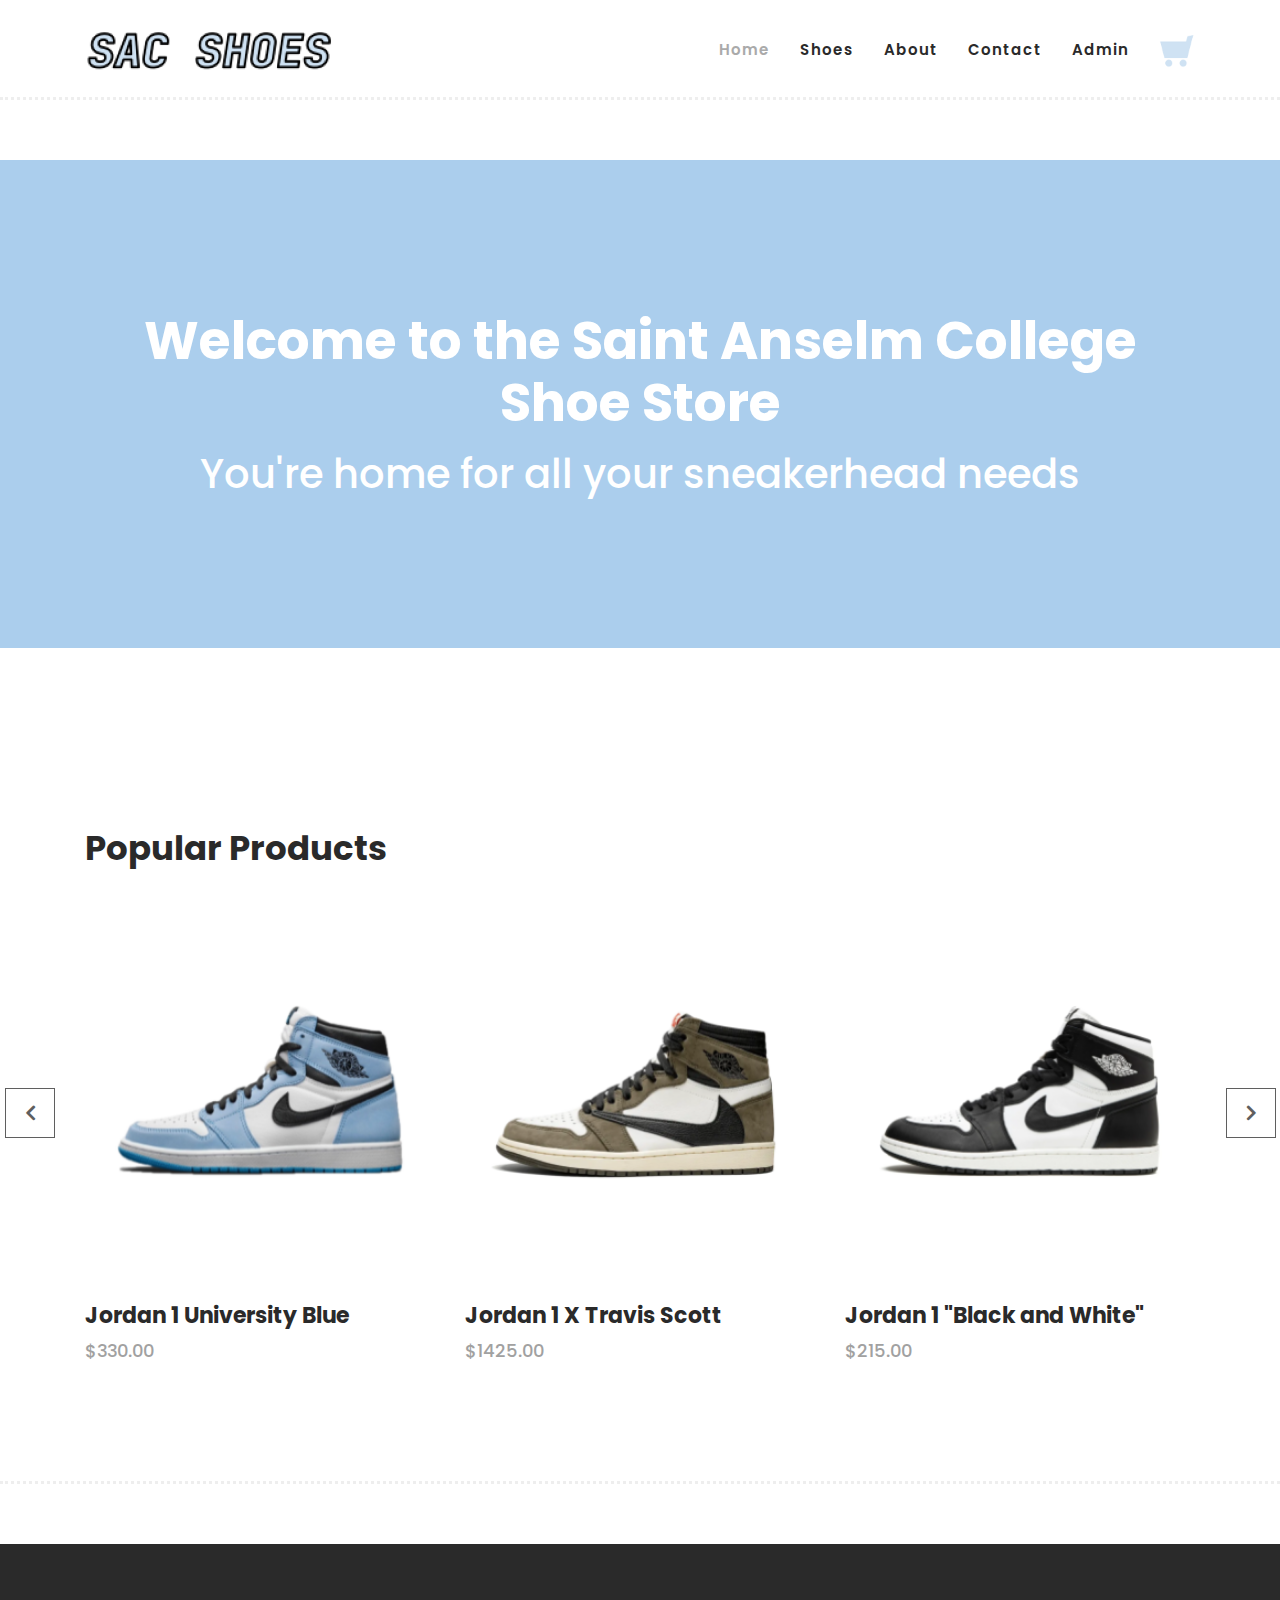
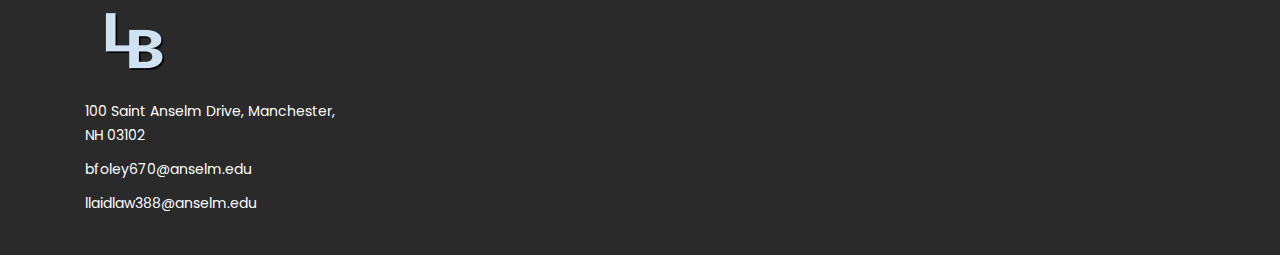
<file: index.html>
<!DOCTYPE html>
<html lang="en">

  <head>

    <meta charset="utf-8">
    <meta name="viewport" content="width=device-width, initial-scale=1, shrink-to-fit=no">
    <meta name="description" content="">
    <meta name="author" content="">
    <link href="https://fonts.googleapis.com/css?family=Poppins:100,200,300,400,500,600,700,800,900&display=swap" rel="stylesheet">

    <title>SAC Shoes</title>


    <!-- Additional CSS Files -->
    <link rel="stylesheet" type="text/css" href="assets/css/bootstrap.min.css">

    <link rel="stylesheet" type="text/css" href="assets/css/font-awesome.css">

    <link rel="stylesheet" href="assets/css/templatemo-hexashop.css">

    <link rel="stylesheet" href="assets/css/owl-carousel.css">

    <link rel="stylesheet" href="assets/css/lightbox.css">

      <?php require

    </head>
    
    <body>
    
    <!-- ***** Preloader Start ***** -->
    <div id="preloader">
        <div class="jumper">
            <div></div>
            <div></div>
            <div></div>
        </div>
    </div>  
    <!-- ***** Preloader End ***** -->
    
    
    <!-- ***** Header Area Start ***** -->
    <header class="header-area header-sticky">
        <div class="container">
            <div class="row">
                <div class="col-12">
                    <nav class="main-nav">
                        <!-- ***** Logo Start ***** -->
                        <a href="index.html" class="logo">
                            <img src="assets/images/SAC%20shoes%20workdmark.png" alt="">
                        </a>
                        <!-- ***** Logo End ***** -->

                        <!-- ***** Menu Start ***** -->
                        <ul class="nav">
                            <li class="scroll-to-section"><a href="index.html" class = active>Home</a></li>
                            <li class="scroll-to-section"><a href="products.html">Shoes</a></li>
                            <li class="scroll-to-section"><a href="about.html">About</a></li>
                            <li class="scroll-to-section"><a href="contact.php">Contact</a></li>
                            <li class="scroll-to-section"><a href="admin.php">Admin</a></li>
                            <li class="scroll-to-section"><a href="cart.php"><img src="assets/images/cart_icon.png" alt="cart"></a></li>
                        </ul>        
                        <a class='menu-trigger'>
                            <span>Menu</span>
                        </a>
                        <!-- ***** Menu End ***** -->
                    </nav>
                </div>
            </div>
        </div>
    </header>
    <!-- ***** Header Area End ***** -->

    <!-- ***** Main Banner Area Start ***** -->
    <div class="page-heading about-page-heading" id="top">
        <div class="container">
            <div class="row">
                <div class="col-lg-12">
                    <div class="inner-content">
                        <h2>Welcome to the Saint Anselm College Shoe Store</h2>
                        <h1>You're home for all your sneakerhead needs</h1>
                    </div>
                </div>
            </div>
        </div>
    </div>

    <!-- ***** Popular Products Area Starts ***** -->
    <section class="section" id="popular-products">
        <div class="container">
            <div class="row">
                <div class="col-lg-6">
                    <div class="section-heading">
                        <h2>Popular Products</h2>
                    </div>
                </div>
            </div>
        </div>
        <div class="container">
            <div class="row">
                <div class="col-lg-12">
                    <div class="men-item-carousel">
                        <div class="owl-men-item owl-carousel">
                            <div class="item">
                                <div class="thumb">
                                    <div class="hover-content">
                                        <ul>
                                            <li><a href="product-pages/UniBlue.html"><i class="fa fa-eye"></i></a></li>
                                        </ul>
                                    </div>
                                    <img src="assets/images/shoe images/j1_uniblue.png" alt="Jordan 1 University Blue">
                                </div>
                                <div class="down-content">
                                    <h4>Jordan 1 University Blue</h4>
                                    <span>$330.00</span>
                                </div>
                            </div>
                            <div class="item">
                                <div class="thumb">
                                    <div class="hover-content">
                                        <ul>
                                            <li><a href="product-pages/Jordan1TS.html"><i class="fa fa-eye"></i></a></li>
                                        </ul>
                                    </div>
                                    <img src="assets/images/shoe%20images/j1_ts.png" alt="Jordan 1 Travis Scott">
                                </div>
                                <div class="down-content">
                                    <h4>Jordan 1 X Travis Scott</h4>
                                    <span>$1425.00</span>
                                </div>
                            </div>
                            <div class="item">
                                <div class="thumb">
                                    <div class="hover-content">
                                        <ul>
                                            <li><a href="product-pages/Jordan1BW.html"><i class="fa fa-eye"></i></a></li>
                                        </ul>
                                    </div>
                                    <img src="assets/images/shoe%20images/j1_bnw.png" alt="">
                                </div>
                                <div class="down-content">
                                    <h4>Jordan 1 "Black and White"</h4>
                                    <span>$215.00</span>
                                </div>
                            </div>
                            <div class="item">
                                <div class="thumb">
                                    <div class="hover-content">
                                        <ul>
                                            <li><a href="product-pages/OFFWUNC.html"><i class="fa fa-eye"></i></a></li>
                                        </ul>
                                    </div>
                                    <img src="assets/images/shoe images/j1_owunib.png" alt="Jordan 1 Off White UNC">
                                </div>
                                <div class="down-content">
                                    <h4>Jordan 1 OFF WHITE University Blue</h4>
                                    <span>$2100.00</span>
                                </div>
                            </div>
                        </div>
                    </div>
                </div>
            </div>
        </div>
    </section>
    <!-- ***** Men Area Ends ***** -->

    <!-- ***** Footer Start ***** -->
    <footer>
        <div class="container">
            <div class="row">
                <div class="col-lg-3">
                    <div class="first-item">
                        <div class="logo">
                            <img src="assets/images/LBlogo.png" alt="LB Logo">
                        </div>
                        <ul>
                            <li><a href="#">100 Saint Anselm Drive, Manchester, NH 03102</a></li>
                            <li><a href="#">bfoley670@anselm.edu</a></li>
                            <li><a href="#">llaidlaw388@anselm.edu</a></li>
                        </ul>
                    </div>
                </div>
            </div>
        </div>
    </footer>
    

    <!-- jQuery -->
    <script src="assets/js/jquery-2.1.0.min.js"></script>

    <!-- Bootstrap -->
    <script src="assets/js/popper.js"></script>
    <script src="assets/js/bootstrap.min.js"></script>

    <!-- Plugins -->
    <script src="assets/js/owl-carousel.js"></script>
    <script src="assets/js/accordions.js"></script>
    <script src="assets/js/datepicker.js"></script>
    <script src="assets/js/scrollreveal.min.js"></script>
    <script src="assets/js/waypoints.min.js"></script>
    <script src="assets/js/jquery.counterup.min.js"></script>
    <script src="assets/js/imgfix.min.js"></script> 
    <script src="assets/js/slick.js"></script> 
    <script src="assets/js/lightbox.js"></script> 
    <script src="assets/js/isotope.js"></script> 
    
    <!-- Global Init -->
    <script src="assets/js/custom.js"></script>

    <script>

        $(function() {
            var selectedClass = "";
            $("p").click(function(){
            selectedClass = $(this).attr("data-rel");
            $("#portfolio").fadeTo(50, 0.1);
                $("#portfolio div").not("."+selectedClass).fadeOut();
            setTimeout(function() {
              $("."+selectedClass).fadeIn();
              $("#portfolio").fadeTo(50, 1);
            }, 500);
                
            });
        });

    </script>

  </body>
</html>
</file>
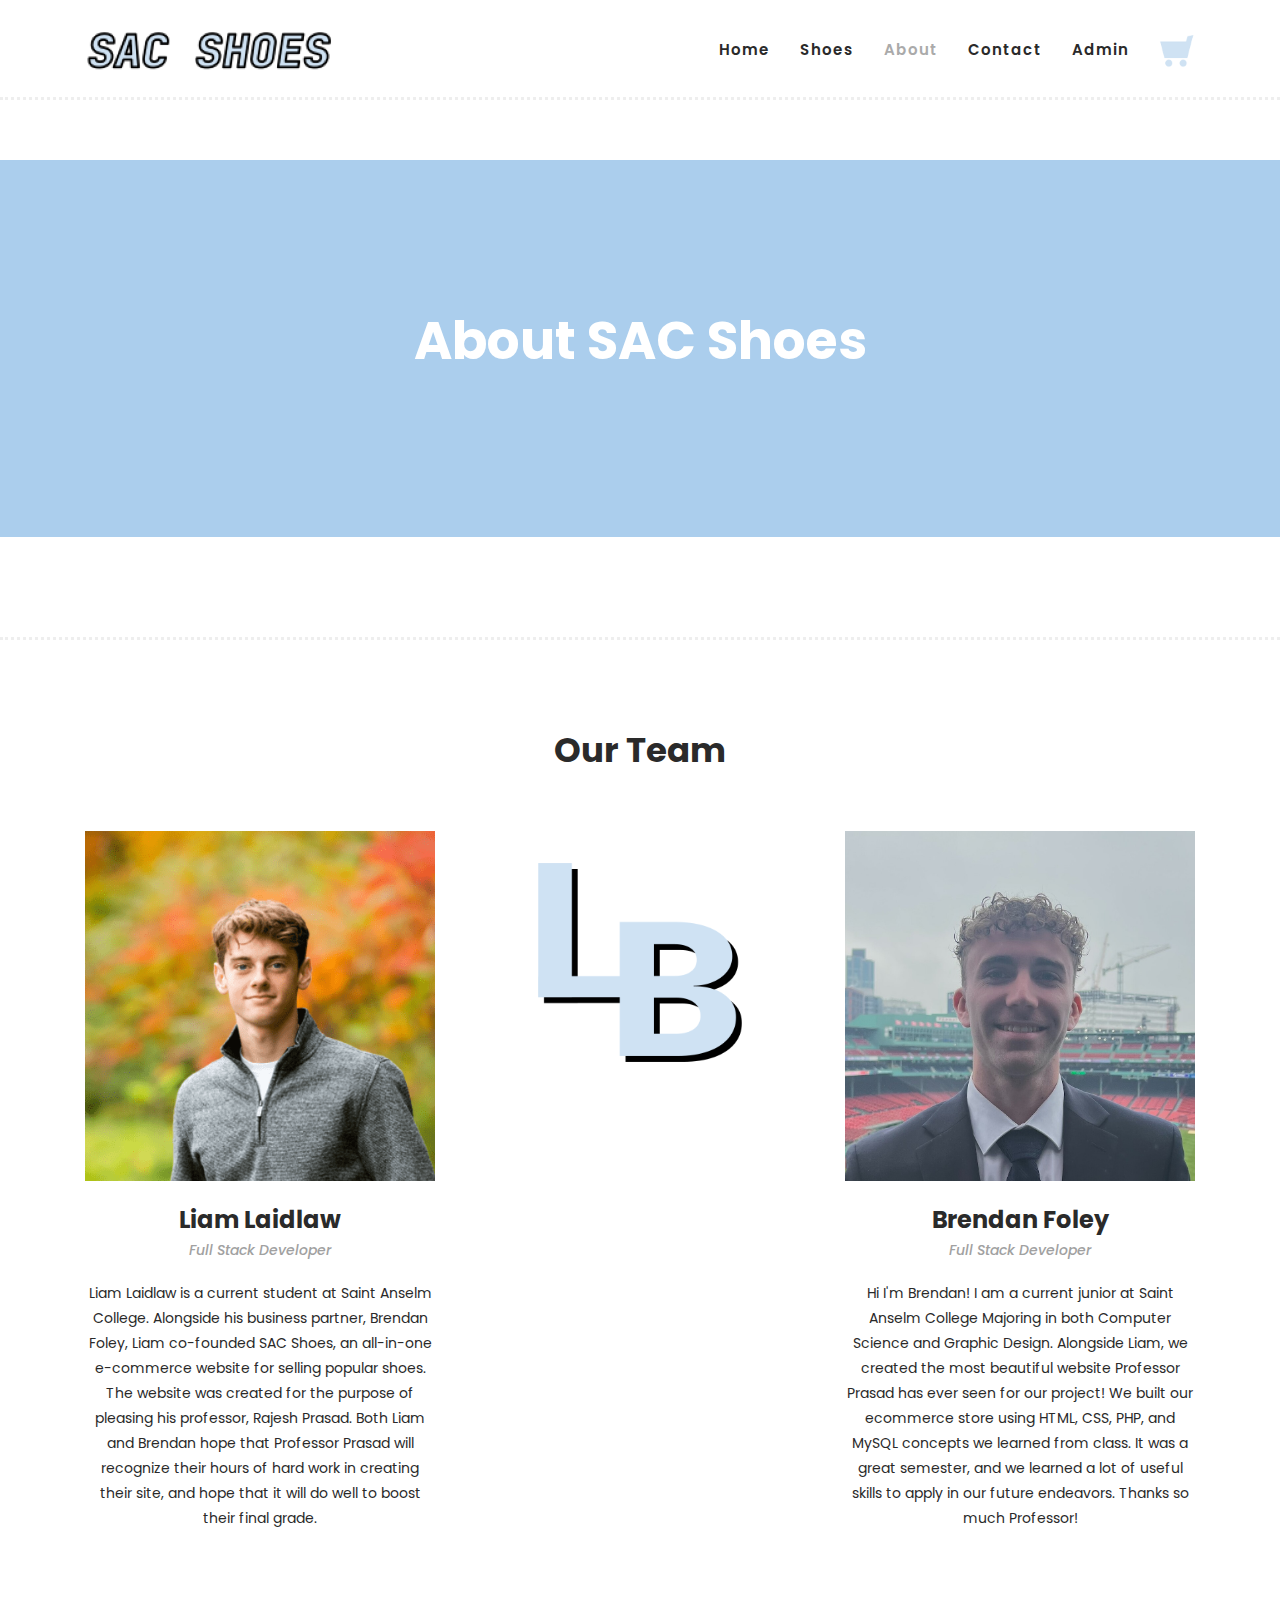
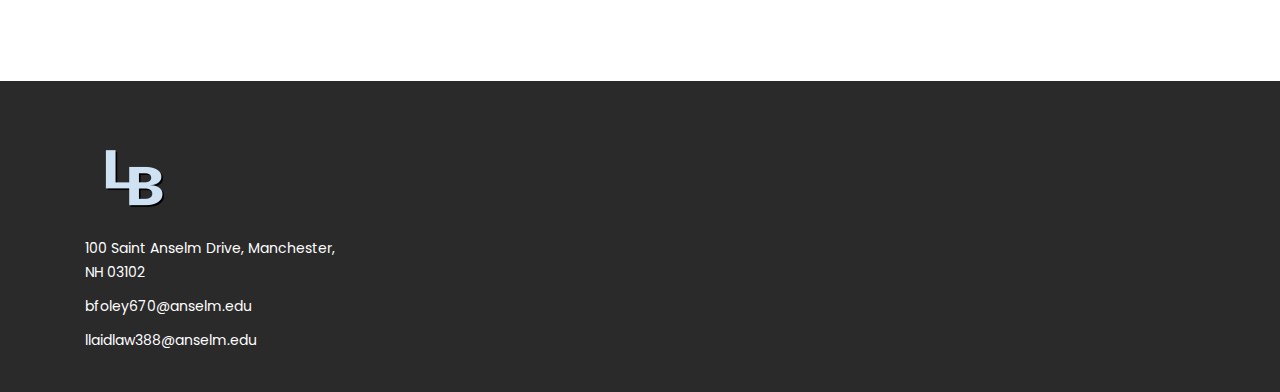
<file: about.html>
<!DOCTYPE html>
<html lang="en">

  <head>

    <meta charset="utf-8">
    <meta name="viewport" content="width=device-width, initial-scale=1, shrink-to-fit=no">
    <meta name="description" content="">
    <meta name="author" content="">
    <link href="https://fonts.googleapis.com/css?family=Poppins:100,200,300,400,500,600,700,800,900&display=swap" rel="stylesheet">

    <title>SAC SHOES - About Page</title>


    <!-- Additional CSS Files -->
    <link rel="stylesheet" type="text/css" href="assets/css/bootstrap.min.css">

    <link rel="stylesheet" type="text/css" href="assets/css/font-awesome.css">

    <link rel="stylesheet" href="assets/css/templatemo-hexashop.css">

    <link rel="stylesheet" href="assets/css/owl-carousel.css">

    <link rel="stylesheet" href="assets/css/lightbox.css">

    </head>
    
    <body>
    
    <!-- ***** Preloader Start ***** -->
    <div id="preloader">
        <div class="jumper">
            <div></div>
            <div></div>
            <div></div>
        </div>
    </div>  
    <!-- ***** Preloader End ***** -->


    <!-- ***** Header Area Start ***** -->
    <header class="header-area header-sticky">
        <div class="container">
            <div class="row">
                <div class="col-12">
                    <nav class="main-nav">
                        <!-- ***** Logo Start ***** -->
                        <a href="index.html" class="logo">
                            <img src="assets/images/SAC%20shoes%20workdmark.png" alt="">
                        </a>
                        <!-- ***** Logo End ***** -->

                        <!-- ***** Menu Start ***** -->
                        <ul class="nav">
                            <li class="scroll-to-section"><a href="index.html" >Home</a></li>
                            <li class="scroll-to-section"><a href="products.html">Shoes</a></li>
                            <li class="scroll-to-section"><a href="about.html" class="active">About</a></li>
                            <li class="scroll-to-section"><a href="contact.php">Contact</a></li>
                            <li class="scroll-to-section"><a href="admin.php">Admin</a></li>
                            <li class="scroll-to-section"><a href="cart.php"><img src="assets/images/cart_icon.png" alt="cart"></a></li>
                        </ul>
                        <a class='menu-trigger'>
                            <span>Menu</span>
                        </a>
                        <!-- ***** Menu End ***** -->
                    </nav>
                </div>
            </div>
        </div>
    </header>
    <!-- ***** Header Area End ***** -->

    <!-- ***** Main Banner Area Start ***** -->
    <div class="page-heading about-page-heading" id="top">
        <div class="container">
            <div class="row">
                <div class="col-lg-12">
                    <div class="inner-content">
                        <h2>About SAC Shoes</h2>
                    </div>
                </div>
            </div>
        </div>
    </div>
    <!-- ***** Main Banner Area End ***** -->


    <!-- ***** Our Team Area Starts ***** -->
    <section class="our-team">
        <div class="container">
            <div class="row">
                <div class="col-lg-12">
                    <div class="section-heading">
                        <h2>Our Team</h2>
                    </div>
                </div>
                <div class="col-lg-4">
                    <div class="team-item">
                        <div class="thumb">
                            <div class="hover-effect">
                                <div class="inner-content">
                                    <ul>
                                        <li><a href="https://www.instagram.com/liam._laidlaw/" target="_blank"><i class="fa fa-instagram"></i></a></li>
                                        <li><a href="https://www.linkedin.com/in/liam-laidlaw-8b86a8294/" target="_blank"><i class="fa fa-linkedin"></i></a></li>
                                    </ul>
                                </div>
                            </div>
                            <img src="assets/images/LiamPhoto.png" alt="Team Memeber">
                        </div>
                        <div class="down-content">
                            <h4>Liam Laidlaw</h4>
                            <span>Full Stack Developer</span>
                            <p>
                                Liam Laidlaw is a current student at Saint Anselm College. Alongside his business
                                partner, Brendan Foley, Liam co-founded SAC Shoes, an all-in-one e-commerce website for
                                selling popular shoes. The website was created for the purpose of pleasing his professor,
                                Rajesh Prasad. Both Liam and Brendan hope that Professor Prasad will recognize their hours
                                of hard work in creating their site, and hope that it will do well to boost their
                                final grade.
                            </p>
                        </div>
                    </div>
                </div>
                <div class="col-lg-4">
                    <div class="team-item">
                        <div class="thumb">
                            <img src="assets/images/LBlogo(Large).png" alt="Team Member2">
                        </div>
                    </div>
                </div>
                <div class="col-lg-4">
                    <div class="team-item">
                        <div class="thumb">
                            <div class="hover-effect">
                                <div class="inner-content">
                                    <ul>
                                        <li><a href="https://www.linkedin.com/in/brendan-foley-46a83a218/" target="_blank"><i class="fa fa-linkedin"></i></a></li>
                                        <li><a href="https://brendanfoley.myportfolio.com/" target="_blank"><i class="fa fa-paint-brush"></i></a></li>
                                        <li><a href="https://futureedgedevelopments.org/" target="_blank"><i class="fa fa-briefcase"></i></a></li>
                                    </ul>
                                </div>
                            </div>
                            <img src="assets/images/brendanPhoto.jpeg" alt="Team Memeber3">
                        </div>
                        <div class="down-content">
                            <h4>Brendan Foley</h4>
                            <span>Full Stack Developer</span>
                            <p>
                                Hi I'm Brendan! I am a current junior at Saint Anselm College Majoring in both Computer
                                Science and Graphic Design.  Alongside Liam, we created the most beautiful website
                                Professor Prasad has ever seen for our project! We built our ecommerce store using HTML,
                                CSS, PHP, and MySQL concepts we learned from class.  It was a great semester, and we
                                learned a lot of useful skills to apply in our future endeavors.
                                Thanks so much Professor!
                            </p>
                        </div>
                    </div>
                </div>
            </div>
        </div>
    </section>
    <!-- ***** Our Team Area Ends ***** -->

    <!-- ***** Footer Start ***** -->
    <footer>
        <div class="container">
            <div class="row">
                <div class="col-lg-3">
                    <div class="first-item">
                        <div class="logo">
                            <img src="assets/images/LBlogo.png" alt="LB Logo">
                        </div>
                        <ul>
                            <li><a href="#">100 Saint Anselm Drive, Manchester, NH 03102</a></li>
                            <li><a href="#">bfoley670@anselm.edu</a></li>
                            <li><a href="#">llaidlaw388@anselm.edu</a></li>
                        </ul>
                    </div>
                </div>
            </div>
        </div>
    </footer>

    <!-- jQuery -->
    <script src="assets/js/jquery-2.1.0.min.js"></script>

    <!-- Bootstrap -->
    <script src="assets/js/popper.js"></script>
    <script src="assets/js/bootstrap.min.js"></script>

    <!-- Plugins -->
    <script src="assets/js/owl-carousel.js"></script>
    <script src="assets/js/accordions.js"></script>
    <script src="assets/js/datepicker.js"></script>
    <script src="assets/js/scrollreveal.min.js"></script>
    <script src="assets/js/waypoints.min.js"></script>
    <script src="assets/js/jquery.counterup.min.js"></script>
    <script src="assets/js/imgfix.min.js"></script> 
    <script src="assets/js/slick.js"></script> 
    <script src="assets/js/lightbox.js"></script> 
    <script src="assets/js/isotope.js"></script> 
    
    <!-- Global Init -->
    <script src="assets/js/custom.js"></script>

    <script>
        $(function() {
            var selectedClass = "";
            $("p").click(function(){
            selectedClass = $(this).attr("data-rel");
            $("#portfolio").fadeTo(50, 0.1);
                $("#portfolio div").not("."+selectedClass).fadeOut();
            setTimeout(function() {
              $("."+selectedClass).fadeIn();
              $("#portfolio").fadeTo(50, 1);
            }, 500);
                
            });
        });

    </script>

  </body>

</html>
</file>
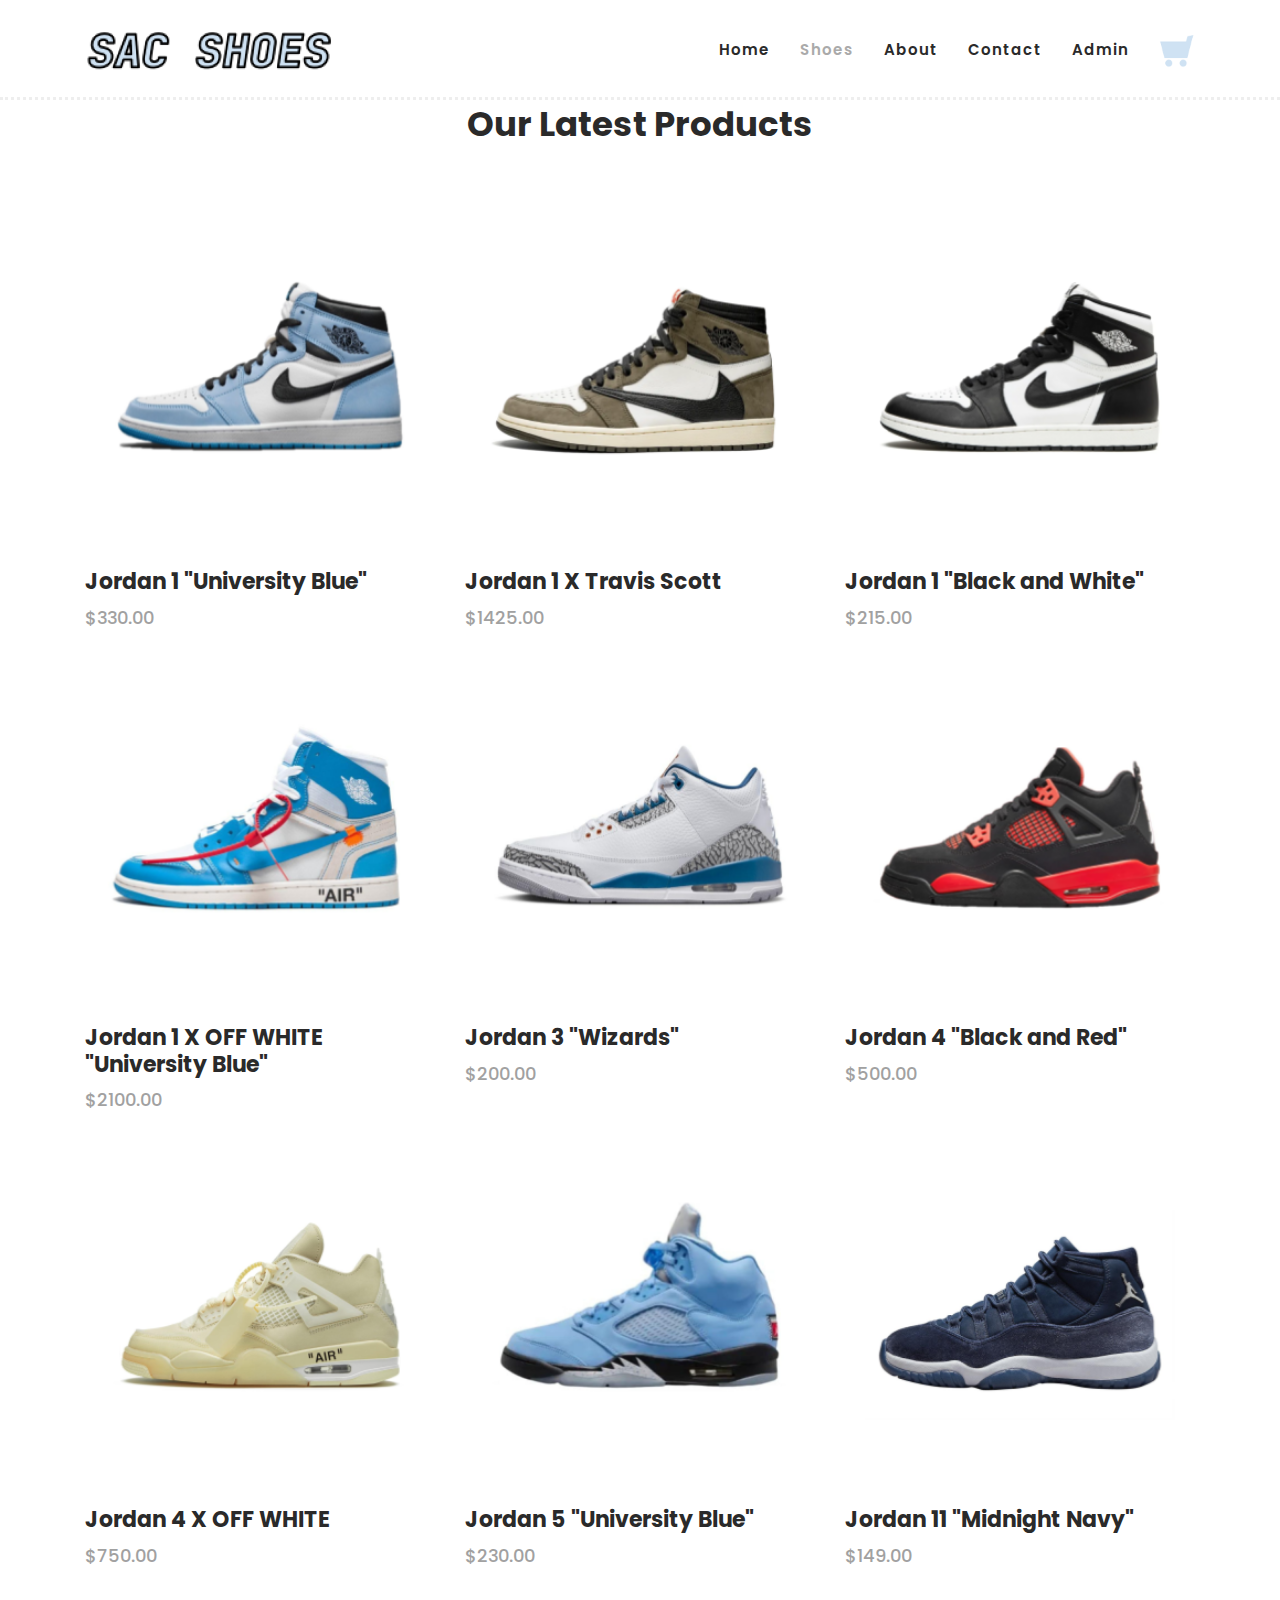
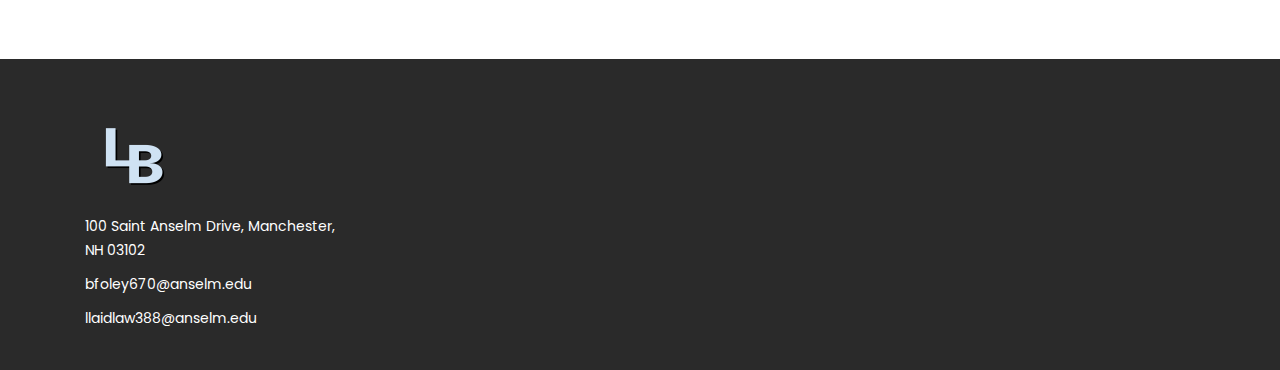
<file: products.html>
<!DOCTYPE html>
<html lang="en">

  <head>

    <meta charset="utf-8">
    <meta name="viewport" content="width=device-width, initial-scale=1, shrink-to-fit=no">
    <meta name="description" content="">
    <meta name="author" content="">
    <link href="https://fonts.googleapis.com/css?family=Poppins:100,200,300,400,500,600,700,800,900&display=swap" rel="stylesheet">

    <title>SAC SHOES - Product Listing Page</title>


    <!-- Additional CSS Files -->
    <link rel="stylesheet" type="text/css" href="assets/css/bootstrap.min.css">
    <link rel="stylesheet" type="text/css" href="assets/css/font-awesome.css">
    <link rel="stylesheet" href="assets/css/templatemo-hexashop.css">
    <link rel="stylesheet" href="assets/css/owl-carousel.css">
    <link rel="stylesheet" href="assets/css/lightbox.css">



  </head>
    
    <body>
    
    <!-- ***** Preloader Start ***** -->
    <div id="preloader">
        <div class="jumper">
            <div></div>
            <div></div>
            <div></div>
        </div>
    </div>  
    <!-- ***** Preloader End ***** -->


    <!-- ***** Header Area Start ***** -->
    <header class="header-area header-sticky">
        <div class="container">
            <div class="row">
                <div class="col-12">
                    <nav class="main-nav">
                        <!-- ***** Logo Start ***** -->
                        <a href="index.html" class="logo">
                            <img src="assets/images/SAC%20shoes%20workdmark.png" alt="">
                        </a>
                        <!-- ***** Logo End ***** -->

                        <!-- ***** Menu Start ***** -->
                        <ul class="nav">
                            <li class="scroll-to-section"><a href="index.html">Home</a></li>
                            <li class="scroll-to-section"><a href="products.html" class="active">Shoes</a></li>
                            <li class="scroll-to-section"><a href="about.html">About</a></li>
                            <li class="scroll-to-section"><a href="contact.php">Contact</a></li>
                            <li class="scroll-to-section"><a href="admin.php">Admin</a></li>
                            <li class="scroll-to-section"><a href="cart.php"><img src="assets/images/cart_icon.png" alt="cart"></a></li>
                        </ul>
                        <a class='menu-trigger'>
                            <span>Menu</span>
                        </a>
                        <!-- ***** Menu End ***** -->
                    </nav>
                </div>
            </div>
        </div>
    </header>
    <!-- ***** Header Area End ***** -->

    <!-- ***** Products Area Starts ***** -->
    <section class="section" id="products">
        <div class="container">
            <div class="row">
                <div class="col-lg-12">
                    <div class="section-heading">
                        <br>
                        <h2>Our Latest Products</h2>
                    </div>
                </div>
            </div>
        </div>
        <div class="container">
            <div class="row">
                <div class="col-lg-4">
                    <div class="item">
                        <div class="thumb">
                            <div class="hover-content">
                                <ul>
                                    <li><a href="./product-pages/UniBlue.html"><i class="fa fa-eye"></i></a></li>
                                    <li><button class="add-to-cart" type="submit" data-id="1" data-price="$330.00" style="border: none; background-color: white;"><i class="fa fa-shopping-cart"></i></button></li>
                                </ul>
                            </div>
                            <img src="assets/images/shoe images/j1_uniblue.png" alt="Jordan 1 University Blue">
                        </div>
                        <div class="down-content">
                            <h4>Jordan 1 "University Blue"</h4>
                            <span class="price">$330.00</span>
                        </div>
                    </div>
                </div>
                <div class="col-lg-4">
                    <div class="item">
                        <div class="thumb">
                            <div class="hover-content">
                                <ul>
                                    <li><a href="./product-pages/Jordan1TS.html"><i class="fa fa-eye"></i></a></li>
                                    <li><button class="add-to-cart" type="submit" data-id="2" data-price="$1425.00" style="border: none; background-color: white;"><i class="fa fa-shopping-cart"></i></button></li>
                                </ul>
                            </div>
                            <img src="assets/images/shoe%20images/j1_ts.png" alt="Jordan 1 Travis Scott">
                        </div>
                        <div class="down-content">
                            <h4>Jordan 1 X Travis Scott</h4>
                            <span>$1425.00</span>
                        </div>
                    </div>
                </div>
                <div class="col-lg-4">
                    <div class="item">
                        <div class="thumb">
                            <div class="hover-content">
                                <ul>
                                    <li><a href="./product-pages/Jordan1BW.html"><i class="fa fa-eye"></i></a></li>
                                    <li><button class="add-to-cart" type="submit" data-id="3" data-price="$215.00" style="border: none; background-color: white;"><i class="fa fa-shopping-cart"></i></button></li>
                                </ul>
                            </div>
                            <img src="assets/images/shoe%20images/j1_bnw.png" alt="">
                        </div>
                        <div class="down-content">
                            <h4>Jordan 1 "Black and White"</h4>
                            <span>$215.00</span>
                        </div>
                    </div>
                </div>
                <div class="col-lg-4">
                    <div class="item">
                        <div class="thumb">
                            <div class="hover-content">
                                <ul>
                                    <li><a href="./product-pages/OFFWUNC.html"><i class="fa fa-eye"></i></a></li>
                                    <li><button class="add-to-cart" type="submit" data-id="4" data-price="$2100.00" style="border: none; background-color: white;"><i class="fa fa-shopping-cart"></i></button></li>
                                </ul>
                            </div>
                            <img src="assets/images/shoe images/j1_owunib.png" alt="Jordan 1 OFF WHITE UNC">
                        </div>
                        <div class="down-content">
                            <h4>Jordan 1 X OFF WHITE "University Blue"</h4>
                            <span>$2100.00</span>
                        </div>
                    </div>
                </div>
                <div class="col-lg-4">
                    <div class="item">
                        <div class="thumb">
                            <div class="hover-content">
                                <ul>
                                    <li><a href="./product-pages/WnB.html"><i class="fa fa-eye"></i></a></li>
                                    <li><button class="add-to-cart" type="submit" data-id="5" data-price="200.00" style="border: none; background-color: white;"><i class="fa fa-shopping-cart"></i></button></li>
                                </ul>
                            </div>
                            <img src="assets/images/shoe%20images/j3_wnb.png" alt="Jordan 3">
                        </div>
                        <div class="down-content">
                            <h4>Jordan 3 "Wizards"</h4>
                            <span>$200.00</span>
                        </div>
                    </div>
                </div>
                <div class="col-lg-4">
                    <div class="item">
                        <div class="thumb">
                            <div class="hover-content">
                                <ul>
                                    <li><a href="./product-pages/Jordan4BnR.html"><i class="fa fa-eye"></i></a></li>
                                    <li><button class="add-to-cart" type="submit" data-id="6" data-price="$500.00" style="border: none; background-color: white;"><i class="fa fa-shopping-cart"></i></button></li>
                                </ul>
                            </div>
                            <img src="assets/images/shoe%20images/j4_bnr.png" alt="Jordan 4">
                        </div>
                        <div class="down-content">
                            <h4>Jordan 4 "Black and Red"</h4>
                            <span>$500.00</span>
                        </div>
                    </div>
                </div>
                <div class="col-lg-4">
                    <div class="item">
                        <div class="thumb">
                            <div class="hover-content">
                                <ul>
                                    <li><a href="./product-pages/J4OW.html"><i class="fa fa-eye"></i></a></li>
                                    <li><button class="add-to-cart" type="submit" data-id="7" data-price="$750.00" style="border: none; background-color: white;"><i class="fa fa-shopping-cart"></i></button></li>
                                </ul>
                            </div>
                            <img src="assets/images/shoe%20images/j4_ow.png" alt="OFF WHITE 4">
                        </div>
                        <div class="down-content">
                            <h4>Jordan 4 X OFF WHITE</h4>
                            <span>$750.00</span>
                        </div>
                    </div>
                </div>
                <div class="col-lg-4">
                    <div class="item">
                        <div class="thumb">
                            <div class="hover-content">
                                <ul>
                                    <li><a href="./product-pages/J5UniBlue.html"><i class="fa fa-eye"></i></a></li>
                                    <li><button class="add-to-cart" type="submit" data-id="8" data-price="$230.00" style="border: none; background-color: white;"><i class="fa fa-shopping-cart"></i></button></li>
                                </ul>
                            </div>
                            <img src="assets/images/shoe%20images/j5_unib.png" alt="Jordan 5 University Blue">
                        </div>
                        <div class="down-content">
                            <h4>Jordan 5 "University Blue"</h4>
                            <span>$230.00</span>

                        </div>
                    </div>
                </div>
                <div class="col-lg-4">
                    <div class="item">
                        <div class="thumb">
                            <div class="hover-content">
                                <ul>
                                    <li><a href="./product-pages/J11Navy.html"><i class="fa fa-eye"></i></a></li>
                                    <li><button class="add-to-cart" type="submit" data-id="9" data-price="$149.00" style="border: none; background-color: white;"><i class="fa fa-shopping-cart"></i></button></li>
                                </ul>
                            </div>
                            <img src="assets/images/shoe%20images/j11_nvy.png" alt="Jordan 11 navy">
                        </div>
                        <div class="down-content">
                            <h4>Jordan 11 "Midnight Navy"</h4>
                            <span>$149.00</span>
                        </div>
                    </div>
                </div>
            </div>
        </div>
    </section>
    <!-- ***** Products Area Ends ***** -->
    
    <!-- ***** Footer Start ***** -->
    <footer>
        <div class="container">
            <div class="row">
                <div class="col-lg-3">
                    <div class="first-item">
                        <div class="logo">
                            <img src="assets/images/LBlogo.png" alt="LB Logo">
                        </div>
                        <ul>
                            <li><a href="#">100 Saint Anselm Drive, Manchester, NH 03102</a></li>
                            <li><a href="#">bfoley670@anselm.edu</a></li>
                            <li><a href="#">llaidlaw388@anselm.edu</a></li>
                        </ul>
                    </div>
                </div>
            </div>
        </div>
    </footer>
    

    <!-- jQuery -->
    <script src="assets/js/jquery-2.1.0.min.js"></script>

    <!-- Bootstrap -->
    <script src="assets/js/popper.js"></script>
    <script src="assets/js/bootstrap.min.js"></script>

    <!-- Plugins -->
    <script src="assets/js/owl-carousel.js"></script>
    <script src="assets/js/accordions.js"></script>
    <script src="assets/js/datepicker.js"></script>
    <script src="assets/js/scrollreveal.min.js"></script>
    <script src="assets/js/waypoints.min.js"></script>
    <script src="assets/js/jquery.counterup.min.js"></script>
    <script src="assets/js/imgfix.min.js"></script> 
    <script src="assets/js/slick.js"></script> 
    <script src="assets/js/lightbox.js"></script> 
    <script src="assets/js/isotope.js"></script>
    <script src="assets/js/products.js" type="text/javascript"></script>

    <!-- Global Init -->
    <script src="assets/js/custom.js"></script>

    <script>

        $(function() {
            var selectedClass = "";
            $("p").click(function(){
            selectedClass = $(this).attr("data-rel");
            $("#portfolio").fadeTo(50, 0.1);
                $("#portfolio div").not("."+selectedClass).fadeOut();
            setTimeout(function() {
              $("."+selectedClass).fadeIn();
              $("#portfolio").fadeTo(50, 1);
            }, 500);
                
            });
        });

    </script>

  </body>

</html>
</file>
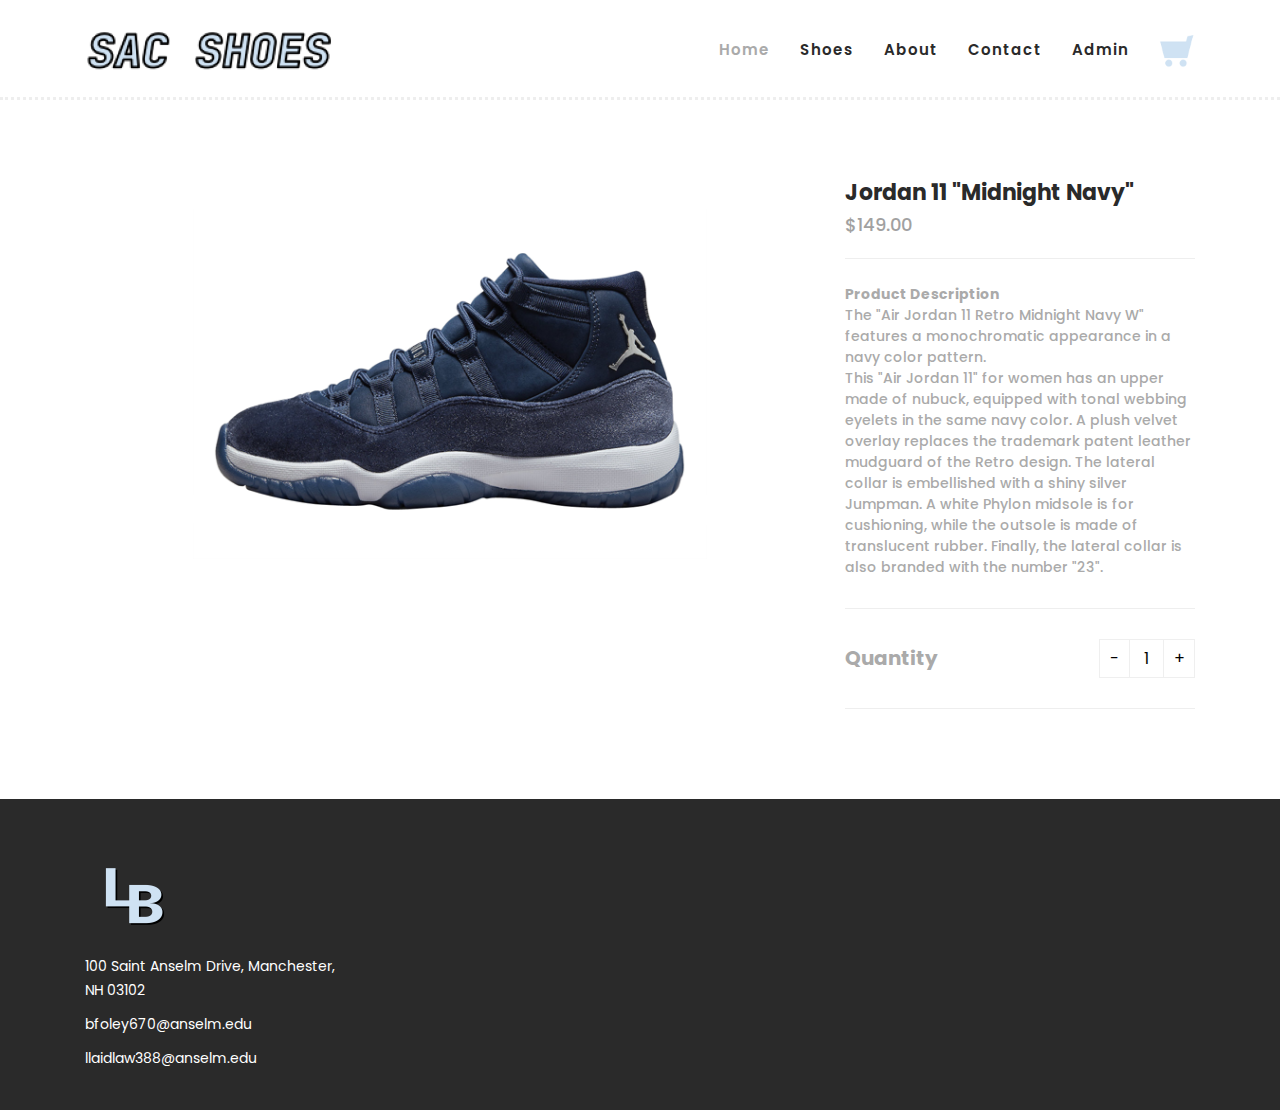
<file: product-pages/J11Navy.html>
<!DOCTYPE html>
<html lang="en">

  <head>

    <meta charset="utf-8">
    <meta name="viewport" content="width=device-width, initial-scale=1, shrink-to-fit=no">
    <meta name="description" content="">
    <meta name="author" content="">
    <link href="https://fonts.googleapis.com/css?family=Poppins:100,200,300,400,500,600,700,800,900&display=swap" rel="stylesheet">

    <title>SAC Shoes</title>


    <!-- Additional CSS Files -->
    <link rel="stylesheet" type="text/css" href="../assets/css/bootstrap.min.css">

    <link rel="stylesheet" type="text/css" href="../assets/css/font-awesome.css">

    <link rel="stylesheet" href="../assets/css/templatemo-hexashop.css">

    <link rel="stylesheet" href="../assets/css/owl-carousel.css">

    <link rel="stylesheet" href="../assets/css/lightbox.css">

    </head>
    
    <body>
    
    <!-- ***** Preloader Start ***** -->
    <div id="preloader">
        <div class="jumper">
            <div></div>
            <div></div>
            <div></div>
        </div>
    </div>  
    <!-- ***** Preloader End ***** -->


    <!-- ***** Header Area Start ***** -->
    <header class="header-area header-sticky">
        <div class="container">
            <div class="row">
                <div class="col-12">
                    <nav class="main-nav">
                        <!-- ***** Logo Start ***** -->
                        <a href="../index.html" class="logo">
                            <img src="../assets/images/SAC%20shoes%20workdmark.png" alt="">
                        </a>
                        <!-- ***** Logo End ***** -->

                        <!-- ***** Menu Start ***** -->
                        <ul class="nav">
                            <li class="scroll-to-section"><a href="../index.html" class="active">Home</a></li>
                            <li class="scroll-to-section"><a href="../products.html">Shoes</a></li>
                            <li class="scroll-to-section"><a href="../about.html">About</a></li>
                            <li class="scroll-to-section"><a href="../contact.php">Contact</a></li>
                            <li class="scroll-to-section"><a href="../contact.php">Admin</a></li>
                            <li class="scroll-to-section"><a href="../cart.php"><img src="../assets/images/cart_icon.png" alt=""></a></li>
                        </ul>
                        <a class='menu-trigger'>
                            <span>Menu</span>
                        </a>
                        <!-- ***** Menu End ***** -->
                    </nav>
                </div>
            </div>
        </div>
    </header>
    <!-- ***** Header Area End ***** -->


    <!-- ***** Product Area Starts ***** -->
    <section class="section" id="product">
        <div class="container">
            <div class="row">
                <div class="col-lg-8">
                <div class="left-images">
                    <img src="../assets/images/product-page-shoes/j11nvyP.png" alt="Jordan 11 Navy">
                </div>
            </div>
            <div class="col-lg-4">
                <div class="right-content">
                    <h4>Jordan 11 "Midnight Navy"</h4>
                    <span class="price">$149.00</span>
                    <span>
                        <strong>Product Description</strong>
                        <br>
The "Air Jordan 11 Retro Midnight Navy W" features a monochromatic appearance in a navy color pattern.
                        <br>
This "Air Jordan 11" for women has an upper made of nubuck, equipped with tonal webbing eyelets in the same navy color. A plush velvet overlay replaces the trademark patent leather mudguard of the Retro design. The lateral collar is embellished with a shiny silver Jumpman. A white Phylon midsole is for cushioning, while the outsole is made of translucent rubber. Finally, the lateral collar is also branded with the number "23".
                    </span>
                    <div class="quantity-content">
                        <div class="left-content">
                            <h6>Quantity</h6>
                        </div>
                        <div class="right-content">
                            <div class="quantity buttons_added">
                                <input type="button" value="-" class="minus"><input type="number" step="1" min="1" max="" name="quantity" value="1" title="Qty" class="input-text qty text" size="4" pattern="" inputmode=""><input type="button" value="+" class="plus">
                            </div>
                        </div>
                    </div>
                </div>
            </div>
            </div>
        </div>
    </section>
    <!-- ***** Product Area Ends ***** -->
    
    <!-- ***** Footer Start ***** -->
    <footer>
        <div class="container">
            <div class="row">
                <div class="col-lg-3">
                    <div class="first-item">
                        <div class="logo">
                            <img src="../assets/images/LBlogo.png" alt="LB Logo">
                        </div>
                        <ul>
                            <li><a href="#">100 Saint Anselm Drive, Manchester, NH 03102</a></li>
                            <li><a href="#">bfoley670@anselm.edu</a></li>
                            <li><a href="#">llaidlaw388@anselm.edu</a></li>
                        </ul>
                    </div>
                </div>
            </div>
        </div>
    </footer>

    <!-- jQuery -->
    <script src="../assets/js/jquery-2.1.0.min.js"></script>

    <!-- Bootstrap -->
    <script src="../assets/js/popper.js"></script>
    <script src="../assets/js/bootstrap.min.js"></script>

    <!-- Plugins -->
    <script src="../assets/js/owl-carousel.js"></script>
    <script src="../assets/js/accordions.js"></script>
    <script src="../assets/js/datepicker.js"></script>
    <script src="../assets/js/scrollreveal.min.js"></script>
    <script src="../assets/js/waypoints.min.js"></script>
    <script src="../assets/js/jquery.counterup.min.js"></script>
    <script src="../assets/js/imgfix.min.js"></script>
    <script src="../assets/js/slick.js"></script>
    <script src="../assets/js/lightbox.js"></script>
    <script src="../assets/js/isotope.js"></script>
    <script src="../assets/js/quantity.js"></script>
    
    <!-- Global Init -->
    <script src="../assets/js/custom.js"></script>

    <script>

        $(function() {
            var selectedClass = "";
            $("p").click(function(){
            selectedClass = $(this).attr("data-rel");
            $("#portfolio").fadeTo(50, 0.1);
                $("#portfolio div").not("."+selectedClass).fadeOut();
            setTimeout(function() {
              $("."+selectedClass).fadeIn();
              $("#portfolio").fadeTo(50, 1);
            }, 500);
                
            });
        });

    </script>

  </body>

</html>
</file>
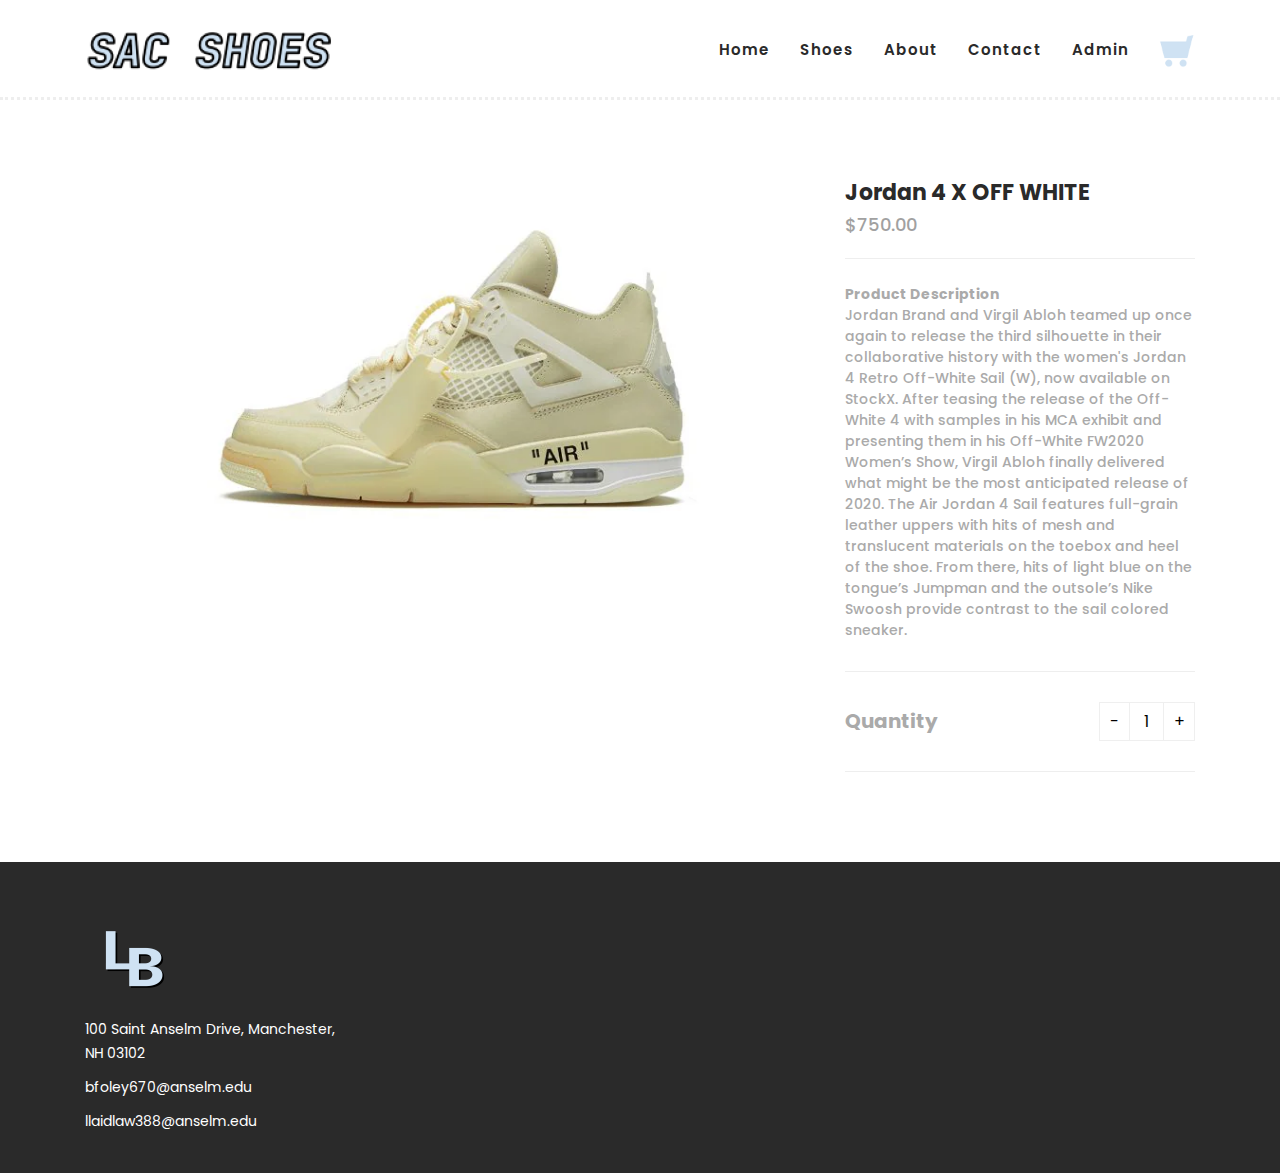
<file: product-pages/J4OW.html>
<!DOCTYPE html>
<html lang="en">

  <head>

    <meta charset="utf-8">
    <meta name="viewport" content="width=device-width, initial-scale=1, shrink-to-fit=no">
    <meta name="description" content="">
    <meta name="author" content="">
    <link href="https://fonts.googleapis.com/css?family=Poppins:100,200,300,400,500,600,700,800,900&display=swap" rel="stylesheet">

    <title>SAC Shoes</title>


    <!-- Additional CSS Files -->
    <link rel="stylesheet" type="text/css" href="../assets/css/bootstrap.min.css">

    <link rel="stylesheet" type="text/css" href="../assets/css/font-awesome.css">

    <link rel="stylesheet" href="../assets/css/templatemo-hexashop.css">

    <link rel="stylesheet" href="../assets/css/owl-carousel.css">

    <link rel="stylesheet" href="../assets/css/lightbox.css">

    </head>
    
    <body>
    
    <!-- ***** Preloader Start ***** -->
    <div id="preloader">
        <div class="jumper">
            <div></div>
            <div></div>
            <div></div>
        </div>
    </div>  
    <!-- ***** Preloader End ***** -->


    <!-- ***** Header Area Start ***** -->
    <header class="header-area header-sticky">
        <div class="container">
            <div class="row">
                <div class="col-12">
                    <nav class="main-nav">
                        <!-- ***** Logo Start ***** -->
                        <a href="../index.html" class="logo">
                            <img src="../assets/images/SAC%20shoes%20workdmark.png" alt="">
                        </a>
                        <!-- ***** Logo End ***** -->

                        <!-- ***** Menu Start ***** -->
                        <ul class="nav">
                            <li class="scroll-to-section"><a href="../index.html">Home</a></li>
                            <li class="scroll-to-section"><a href="../products.html">Shoes</a></li>
                            <li class="scroll-to-section"><a href="../about.html">About</a></li>
                            <li class="scroll-to-section"><a href="../contact.php">Contact</a></li>
                            <li class="scroll-to-section"><a href="../contact.php">Admin</a></li>
                            <li class="scroll-to-section"><a href="../cart.php"><img src="../assets/images/cart_icon.png" alt=""></a></li>

                        </ul>
                        <a class='menu-trigger'>
                            <span>Menu</span>
                        </a>
                        <!-- ***** Menu End ***** -->
                    </nav>
                </div>
            </div>
        </div>
    </header>
    <!-- ***** Header Area End ***** -->


    <!-- ***** Product Area Starts ***** -->
    <section class="section" id="product">
        <div class="container">
            <div class="row">
                <div class="col-lg-8">
                <div class="left-images">
                    <img src="../assets/images/product-page-shoes/j4owP.png" alt="">
                </div>
            </div>
            <div class="col-lg-4">
                <div class="right-content">
                    <h4>Jordan 4 X OFF WHITE</h4>
                    <span class="price">$750.00</span>
                    <span>
                        <strong>Product Description</strong>
                        <br>
                        Jordan Brand and Virgil Abloh teamed up once again to release the third silhouette in their collaborative history with the women's Jordan 4 Retro Off-White Sail (W), now available on StockX. After teasing the release of the Off-White 4 with samples in his MCA exhibit and presenting them in his Off-White FW2020 Women’s Show, Virgil Abloh finally delivered what might be the most anticipated release of 2020. The Air Jordan 4 Sail features full-grain leather uppers with hits of mesh and translucent materials on the toebox and heel of the shoe. From there, hits of light blue on the tongue’s Jumpman and the outsole’s Nike Swoosh provide contrast to the sail colored sneaker.                    </span>
                    <div class="quantity-content">
                        <div class="left-content">
                            <h6>Quantity</h6>
                        </div>
                        <div class="right-content">
                            <div class="quantity buttons_added">
                                <input type="button" value="-" class="minus"><input type="number" step="1" min="1" max="" name="quantity" value="1" title="Qty" class="input-text qty text" size="4" pattern="" inputmode=""><input type="button" value="+" class="plus">
                            </div>
                        </div>
                    </div>
                </div>
            </div>
            </div>
        </div>
    </section>
    <!-- ***** Product Area Ends ***** -->
    
    <!-- ***** Footer Start ***** -->
    <footer>
        <div class="container">
            <div class="row">
                <div class="col-lg-3">
                    <div class="first-item">
                        <div class="logo">
                            <img src="../assets/images/LBlogo.png" alt="LB Logo">
                        </div>
                        <ul>
                            <li><a href="#">100 Saint Anselm Drive, Manchester, NH 03102</a></li>
                            <li><a href="#">bfoley670@anselm.edu</a></li>
                            <li><a href="#">llaidlaw388@anselm.edu</a></li>
                        </ul>
                    </div>
                </div>
            </div>
        </div>
    </footer>

    <!-- jQuery -->
    <script src="../assets/js/jquery-2.1.0.min.js"></script>

    <!-- Bootstrap -->
    <script src="../assets/js/popper.js"></script>
    <script src="../assets/js/bootstrap.min.js"></script>

    <!-- Plugins -->
    <script src="../assets/js/owl-carousel.js"></script>
    <script src="../assets/js/accordions.js"></script>
    <script src="../assets/js/datepicker.js"></script>
    <script src="../assets/js/scrollreveal.min.js"></script>
    <script src="../assets/js/waypoints.min.js"></script>
    <script src="../assets/js/jquery.counterup.min.js"></script>
    <script src="../assets/js/imgfix.min.js"></script>
    <script src="../assets/js/slick.js"></script>
    <script src="../assets/js/lightbox.js"></script>
    <script src="../assets/js/isotope.js"></script>
    <script src="../assets/js/quantity.js"></script>
    
    <!-- Global Init -->
    <script src="../assets/js/custom.js"></script>

    <script>

        $(function() {
            var selectedClass = "";
            $("p").click(function(){
            selectedClass = $(this).attr("data-rel");
            $("#portfolio").fadeTo(50, 0.1);
                $("#portfolio div").not("."+selectedClass).fadeOut();
            setTimeout(function() {
              $("."+selectedClass).fadeIn();
              $("#portfolio").fadeTo(50, 1);
            }, 500);
                
            });
        });

    </script>

  </body>

</html>
</file>
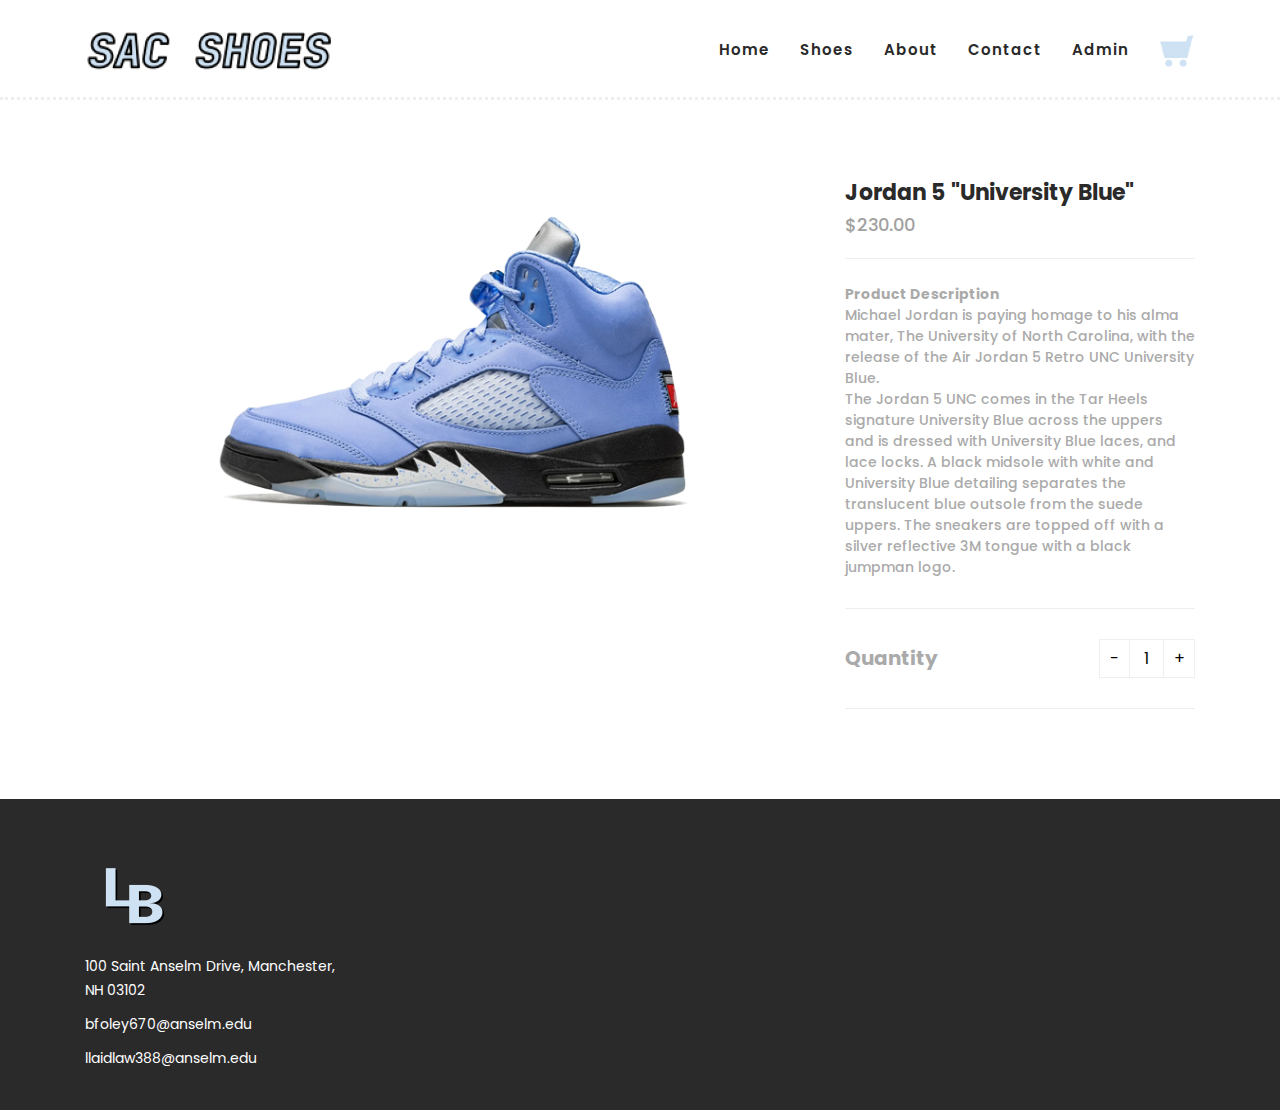
<file: product-pages/J5UniBlue.html>
<!DOCTYPE html>
<html lang="en">

  <head>

    <meta charset="utf-8">
    <meta name="viewport" content="width=device-width, initial-scale=1, shrink-to-fit=no">
    <meta name="description" content="">
    <meta name="author" content="">
    <link href="https://fonts.googleapis.com/css?family=Poppins:100,200,300,400,500,600,700,800,900&display=swap" rel="stylesheet">

    <title>SAC Shoes</title>


    <!-- Additional CSS Files -->
    <link rel="stylesheet" type="text/css" href="../assets/css/bootstrap.min.css">

    <link rel="stylesheet" type="text/css" href="../assets/css/font-awesome.css">

    <link rel="stylesheet" href="../assets/css/templatemo-hexashop.css">

    <link rel="stylesheet" href="../assets/css/owl-carousel.css">

    <link rel="stylesheet" href="../assets/css/lightbox.css">

    </head>
    
    <body>
    
    <!-- ***** Preloader Start ***** -->
    <div id="preloader">
        <div class="jumper">
            <div></div>
            <div></div>
            <div></div>
        </div>
    </div>  
    <!-- ***** Preloader End ***** -->


    <!-- ***** Header Area Start ***** -->
    <header class="header-area header-sticky">
        <div class="container">
            <div class="row">
                <div class="col-12">
                    <nav class="main-nav">
                        <!-- ***** Logo Start ***** -->
                        <a href="../index.html" class="logo">
                            <img src="../assets/images/SAC%20shoes%20workdmark.png" alt="">
                        </a>
                        <!-- ***** Logo End ***** -->

                        <!-- ***** Menu Start ***** -->
                        <ul class="nav">
                            <li class="scroll-to-section"><a href="../index.html">Home</a></li>
                            <li class="scroll-to-section"><a href="../products.html">Shoes</a></li>
                            <li class="scroll-to-section"><a href="../about.html">About</a></li>
                            <li class="scroll-to-section"><a href="../contact.php">Contact</a></li>
                            <li class="scroll-to-section"><a href="../contact.php">Admin</a></li>
                            <li class="scroll-to-section"><a href="../cart.php"><img src="../assets/images/cart_icon.png" alt=""></a></li>

                        </ul>
                        <a class='menu-trigger'>
                            <span>Menu</span>
                        </a>
                        <!-- ***** Menu End ***** -->
                    </nav>
                </div>
            </div>
        </div>
    </header>
    <!-- ***** Header Area End ***** -->


    <!-- ***** Product Area Starts ***** -->
    <section class="section" id="product">
        <div class="container">
            <div class="row">
                <div class="col-lg-8">
                <div class="left-images">
                    <img src="../assets/images/product-page-shoes/j5unibP.png" alt="Jordan 5 University blue">
                </div>
            </div>
            <div class="col-lg-4">
                <div class="right-content">
                    <h4>Jordan 5 "University Blue"</h4>
                    <span class="price">$230.00</span>
                    <span>
                        <strong>Product Description</strong>
                        <br>
                            Michael Jordan is paying homage to his alma mater, The University of North Carolina, with the release of the Air Jordan 5 Retro UNC University Blue.
                            <br>
                            The Jordan 5 UNC comes in the Tar Heels signature University Blue across the uppers and is dressed with University Blue laces, and lace locks. A black midsole with white and University Blue detailing separates the translucent blue outsole from the suede uppers. The sneakers are topped off with a silver reflective 3M tongue with a black jumpman logo.
                    </span>
                    <div class="quantity-content">
                        <div class="left-content">
                            <h6>Quantity</h6>
                        </div>
                        <div class="right-content">
                            <div class="quantity buttons_added">
                                <input type="button" value="-" class="minus"><input type="number" step="1" min="1" max="" name="quantity" value="1" title="Qty" class="input-text qty text" size="4" pattern="" inputmode=""><input type="button" value="+" class="plus">
                            </div>
                        </div>
                    </div>
                </div>
            </div>
            </div>
        </div>
    </section>
    <!-- ***** Product Area Ends ***** -->
    
    <!-- ***** Footer Start ***** -->
    <footer>
        <div class="container">
            <div class="row">
                <div class="col-lg-3">
                    <div class="first-item">
                        <div class="logo">
                            <img src="../assets/images/LBlogo.png" alt="LB Logo">
                        </div>
                        <ul>
                            <li><a href="#">100 Saint Anselm Drive, Manchester, NH 03102</a></li>
                            <li><a href="#">bfoley670@anselm.edu</a></li>
                            <li><a href="#">llaidlaw388@anselm.edu</a></li>
                        </ul>
                    </div>
                </div>
            </div>
        </div>
    </footer>

    <!-- jQuery -->
    <script src="../assets/js/jquery-2.1.0.min.js"></script>

    <!-- Bootstrap -->
    <script src="../assets/js/popper.js"></script>
    <script src="../assets/js/bootstrap.min.js"></script>

    <!-- Plugins -->
    <script src="../assets/js/owl-carousel.js"></script>
    <script src="../assets/js/accordions.js"></script>
    <script src="../assets/js/datepicker.js"></script>
    <script src="../assets/js/scrollreveal.min.js"></script>
    <script src="../assets/js/waypoints.min.js"></script>
    <script src="../assets/js/jquery.counterup.min.js"></script>
    <script src="../assets/js/imgfix.min.js"></script>
    <script src="../assets/js/slick.js"></script>
    <script src="../assets/js/lightbox.js"></script>
    <script src="../assets/js/isotope.js"></script>
    <script src="../assets/js/quantity.js"></script>
    
    <!-- Global Init -->
    <script src="../assets/js/custom.js"></script>

    <script>

        $(function() {
            var selectedClass = "";
            $("p").click(function(){
            selectedClass = $(this).attr("data-rel");
            $("#portfolio").fadeTo(50, 0.1);
                $("#portfolio div").not("."+selectedClass).fadeOut();
            setTimeout(function() {
              $("."+selectedClass).fadeIn();
              $("#portfolio").fadeTo(50, 1);
            }, 500);
                
            });
        });

    </script>

  </body>

</html>
</file>
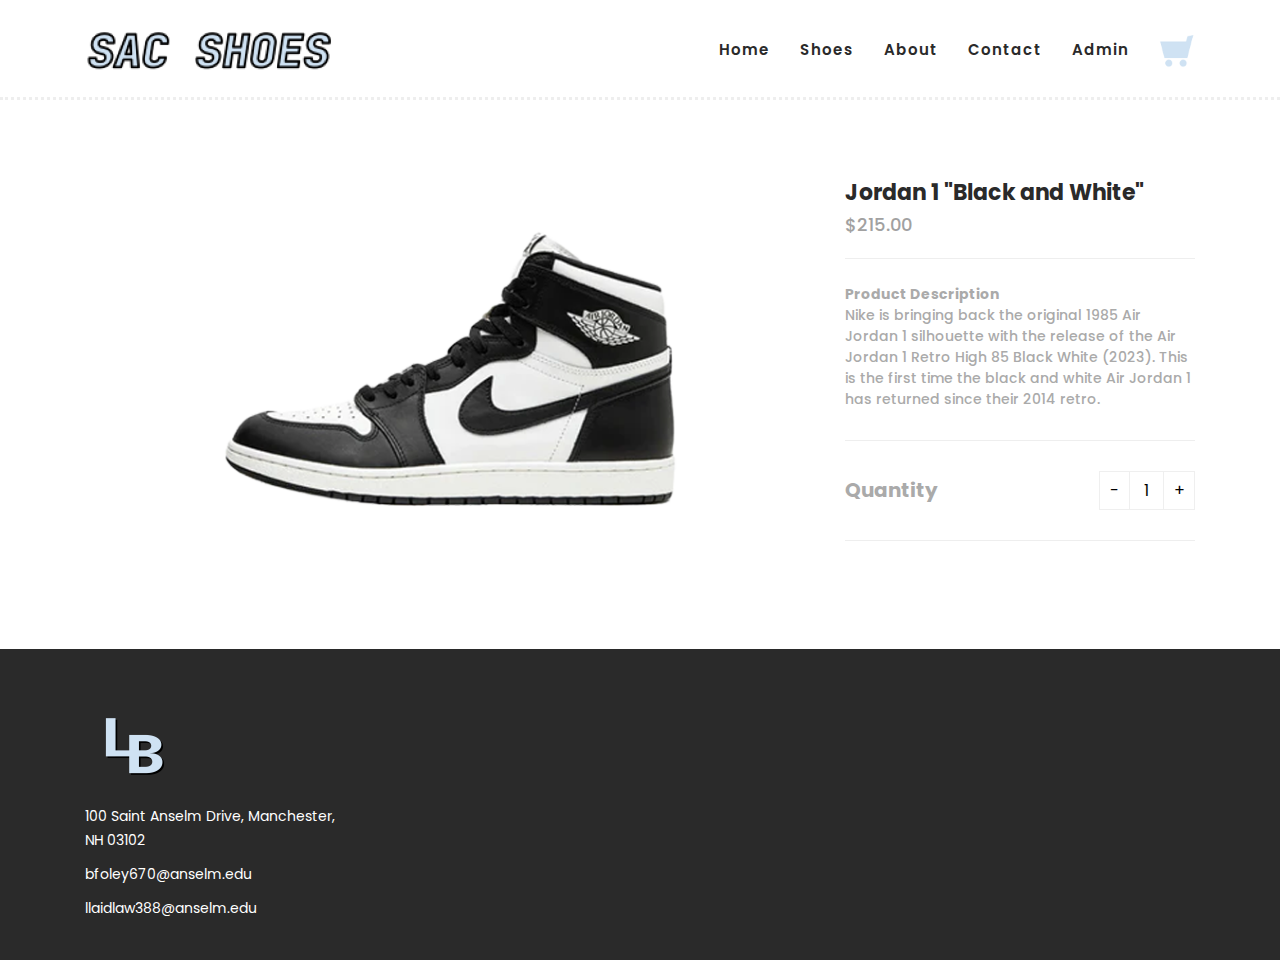
<file: product-pages/Jordan1BW.html>
<!DOCTYPE html>
<html lang="en">

  <head>

    <meta charset="utf-8">
    <meta name="viewport" content="width=device-width, initial-scale=1, shrink-to-fit=no">
    <meta name="description" content="">
    <meta name="author" content="">
    <link href="https://fonts.googleapis.com/css?family=Poppins:100,200,300,400,500,600,700,800,900&display=swap" rel="stylesheet">

    <title>SAC Shoes</title>


    <!-- Additional CSS Files -->
    <link rel="stylesheet" type="text/css" href="../assets/css/bootstrap.min.css">

    <link rel="stylesheet" type="text/css" href="../assets/css/font-awesome.css">

    <link rel="stylesheet" href="../assets/css/templatemo-hexashop.css">

    <link rel="stylesheet" href="../assets/css/owl-carousel.css">

    <link rel="stylesheet" href="../assets/css/lightbox.css">

    </head>
    
    <body>
    
    <!-- ***** Preloader Start ***** -->
    <div id="preloader">
        <div class="jumper">
            <div></div>
            <div></div>
            <div></div>
        </div>
    </div>  
    <!-- ***** Preloader End ***** -->


    <!-- ***** Header Area Start ***** -->
    <header class="header-area header-sticky">
        <div class="container">
            <div class="row">
                <div class="col-12">
                    <nav class="main-nav">
                        <!-- ***** Logo Start ***** -->
                        <a href="../index.html" class="logo">
                            <img src="../assets/images/SAC%20shoes%20workdmark.png" alt="">
                        </a>
                        <!-- ***** Logo End ***** -->

                        <!-- ***** Menu Start ***** -->
                        <ul class="nav">
                            <li class="scroll-to-section"><a href="../index.html">Home</a></li>
                            <li class="scroll-to-section"><a href="../products.html">Shoes</a></li>
                            <li class="scroll-to-section"><a href="../about.html">About</a></li>
                            <li class="scroll-to-section"><a href="../contact.php">Contact</a></li>
                            <li class="scroll-to-section"><a href="../contact.php">Admin</a></li>
                            <li class="scroll-to-section"><a href="../cart.php"><img src="../assets/images/cart_icon.png" alt=""></a></li>
                        </ul>
                        <a class='menu-trigger'>
                            <span>Menu</span>
                        </a>
                        <!-- ***** Menu End ***** -->
                    </nav>
                </div>
            </div>
        </div>
    </header>
    <!-- ***** Header Area End ***** -->


    <!-- ***** Product Area Starts ***** -->
    <section class="section" id="product">
        <div class="container">
            <div class="row">
                <div class="col-lg-8">
                <div class="left-images">
                    <img src="../assets/images/product-page-shoes/j1bnwP.png" alt="Jordan 1 BnW">
                </div>
            </div>
            <div class="col-lg-4">
                <div class="right-content">
                    <h4>Jordan 1 "Black and White"</h4>
                    <span class="price">$215.00</span>
                    <span>
                        <strong>Product Description</strong>
                        <br>
                        Nike is bringing back the original 1985 Air Jordan 1 silhouette with the release of the Air Jordan 1 Retro High 85 Black White (2023). This is the first time the black and white Air Jordan 1 has returned since their 2014 retro.                    </span>
                    <div class="quantity-content">
                        <div class="left-content">
                            <h6>Quantity</h6>
                        </div>
                        <div class="right-content">
                            <div class="quantity buttons_added">
                                <input type="button" value="-" class="minus"><input type="number" step="1" min="1" max="" name="quantity" value="1" title="Qty" class="input-text qty text" size="4" pattern="" inputmode=""><input type="button" value="+" class="plus">
                            </div>
                        </div>
                    </div>
                </div>
            </div>
            </div>
        </div>
    </section>
    <!-- ***** Product Area Ends ***** -->
    
    <!-- ***** Footer Start ***** -->
    <footer>
        <div class="container">
            <div class="row">
                <div class="col-lg-3">
                    <div class="first-item">
                        <div class="logo">
                            <img src="../assets/images/LBlogo.png" alt="LB Logo">
                        </div>
                        <ul>
                            <li><a href="#">100 Saint Anselm Drive, Manchester, NH 03102</a></li>
                            <li><a href="#">bfoley670@anselm.edu</a></li>
                            <li><a href="#">llaidlaw388@anselm.edu</a></li>
                        </ul>
                    </div>
                </div>
            </div>
        </div>
    </footer>
    

    <!-- jQuery -->
    <script src="../assets/js/jquery-2.1.0.min.js"></script>

    <!-- Bootstrap -->
    <script src="../assets/js/popper.js"></script>
    <script src="../assets/js/bootstrap.min.js"></script>

    <!-- Plugins -->
    <script src="../assets/js/owl-carousel.js"></script>
    <script src="../assets/js/accordions.js"></script>
    <script src="../assets/js/datepicker.js"></script>
    <script src="../assets/js/scrollreveal.min.js"></script>
    <script src="../assets/js/waypoints.min.js"></script>
    <script src="../assets/js/jquery.counterup.min.js"></script>
    <script src="../assets/js/imgfix.min.js"></script>
    <script src="../assets/js/slick.js"></script>
    <script src="../assets/js/lightbox.js"></script>
    <script src="../assets/js/isotope.js"></script>
    <script src="../assets/js/quantity.js"></script>
    
    <!-- Global Init -->
    <script src="../assets/js/custom.js"></script>

    <script>

        $(function() {
            var selectedClass = "";
            $("p").click(function(){
            selectedClass = $(this).attr("data-rel");
            $("#portfolio").fadeTo(50, 0.1);
                $("#portfolio div").not("."+selectedClass).fadeOut();
            setTimeout(function() {
              $("."+selectedClass).fadeIn();
              $("#portfolio").fadeTo(50, 1);
            }, 500);
                
            });
        });

    </script>

  </body>

</html>
</file>
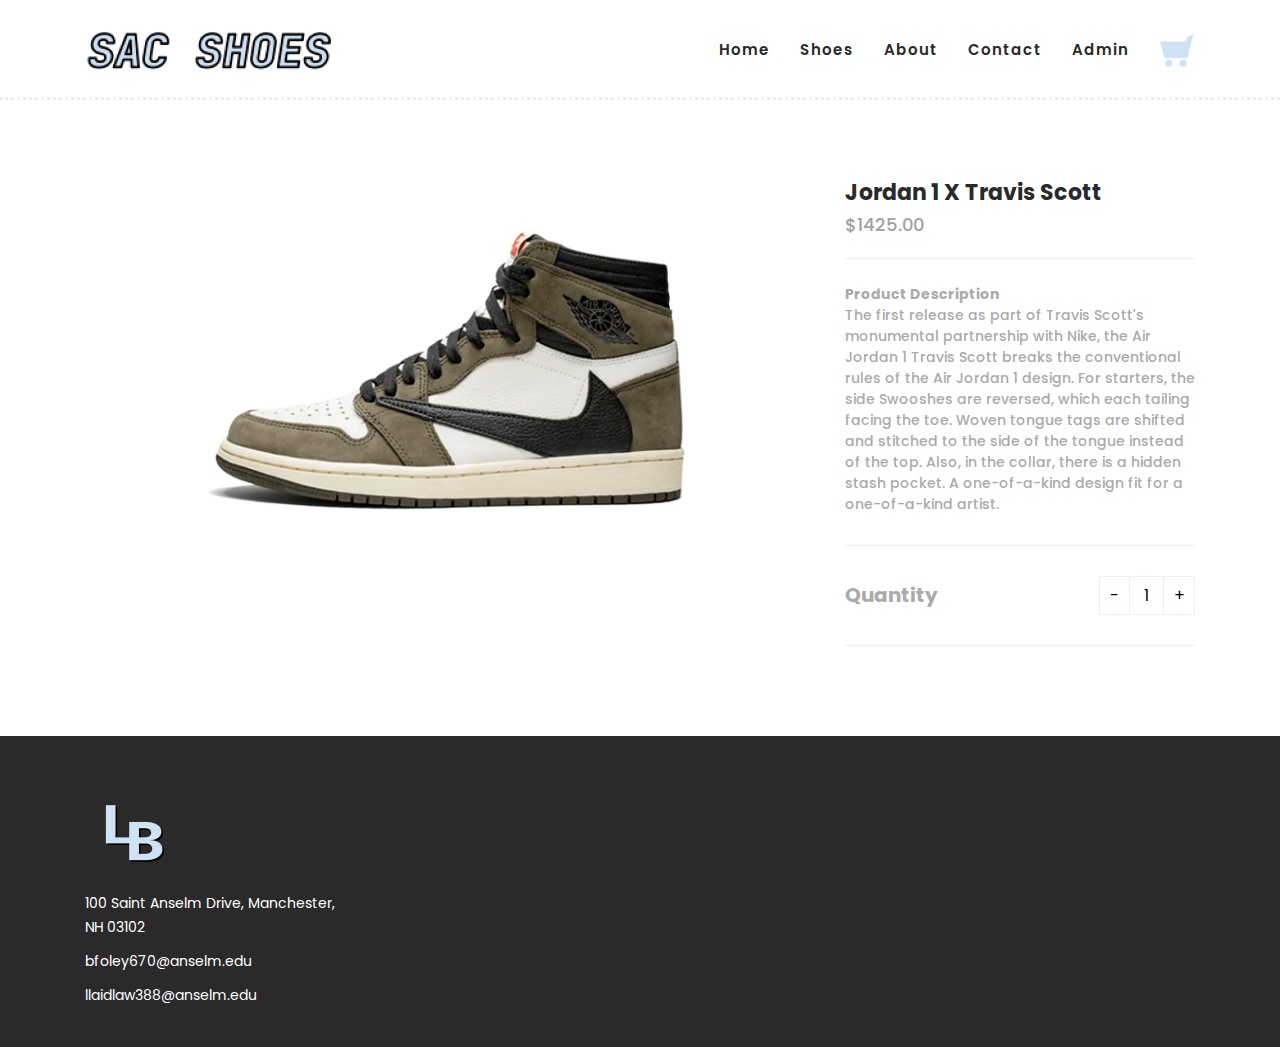
<file: product-pages/Jordan1TS.html>
<!DOCTYPE html>
<html lang="en">

  <head>

    <meta charset="utf-8">
    <meta name="viewport" content="width=device-width, initial-scale=1, shrink-to-fit=no">
    <meta name="description" content="">
    <meta name="author" content="">
    <link href="https://fonts.googleapis.com/css?family=Poppins:100,200,300,400,500,600,700,800,900&display=swap" rel="stylesheet">

    <title>SAC Shoes</title>


    <!-- Additional CSS Files -->
    <link rel="stylesheet" type="text/css" href="../assets/css/bootstrap.min.css">

    <link rel="stylesheet" type="text/css" href="../assets/css/font-awesome.css">

    <link rel="stylesheet" href="../assets/css/templatemo-hexashop.css">

    <link rel="stylesheet" href="../assets/css/owl-carousel.css">

    <link rel="stylesheet" href="../assets/css/lightbox.css">

    </head>
    
    <body>
    
    <!-- ***** Preloader Start ***** -->
    <div id="preloader">
        <div class="jumper">
            <div></div>
            <div></div>
            <div></div>
        </div>
    </div>  
    <!-- ***** Preloader End ***** -->


    <!-- ***** Header Area Start ***** -->
    <header class="header-area header-sticky">
        <div class="container">
            <div class="row">
                <div class="col-12">
                    <nav class="main-nav">
                        <!-- ***** Logo Start ***** -->
                        <a href="../index.html" class="logo">
                            <img src="../assets/images/SAC%20shoes%20workdmark.png" alt="">
                        </a>
                        <!-- ***** Logo End ***** -->

                        <!-- ***** Menu Start ***** -->
                        <ul class="nav">
                            <li class="scroll-to-section"><a href="../index.html">Home</a></li>
                            <li class="scroll-to-section"><a href="../products.html">Shoes</a></li>
                            <li class="scroll-to-section"><a href="../about.html">About</a></li>
                            <li class="scroll-to-section"><a href="../contact.php">Contact</a></li>
                            <li class="scroll-to-section"><a href="../contact.php">Admin</a></li>
                            <li class="scroll-to-section"><a href="../cart.php"><img src="../assets/images/cart_icon.png" alt=""></a></li>

                        </ul>
                        <a class='menu-trigger'>
                            <span>Menu</span>
                        </a>
                        <!-- ***** Menu End ***** -->
                    </nav>
                </div>
            </div>
        </div>
    </header>
    <!-- ***** Header Area End ***** -->


    <!-- ***** Product Area Starts ***** -->
    <section class="section" id="product">
        <div class="container">
            <div class="row">
                <div class="col-lg-8">
                <div class="left-images">
                    <img src="../assets/images/product-page-shoes/j1tsP.png" alt="Jordan 1 Travis Scott">
                </div>
            </div>
            <div class="col-lg-4">
                <div class="right-content">
                    <h4>Jordan 1 X Travis Scott</h4>
                    <span class="price">$1425.00</span>
                    <span>
                        <strong>Product Description</strong>
                        <br>
                        The first release as part of Travis Scott's monumental partnership with Nike, the Air Jordan 1
                        Travis Scott breaks the conventional rules of the Air Jordan 1 design. For starters, the side
                        Swooshes are reversed, which each tailing facing the toe. Woven tongue tags are shifted and
                        stitched to the side of the tongue instead of the top. Also, in the collar, there is a hidden
                        stash pocket. A one-of-a-kind design fit for a one-of-a-kind artist.
                    </span>
                    <div class="quantity-content">
                        <div class="left-content">
                            <h6>Quantity</h6>
                        </div>
                        <div class="right-content">
                            <div class="quantity buttons_added">
                                <input type="button" value="-" class="minus"><input type="number" step="1" min="1" max="" name="quantity" value="1" title="Qty" class="input-text qty text" size="4" pattern="" inputmode=""><input type="button" value="+" class="plus">
                            </div>
                        </div>
                    </div>
                </div>
            </div>
            </div>
        </div>
    </section>
    <!-- ***** Product Area Ends ***** -->
    
    <!-- ***** Footer Start ***** -->
    <footer>
        <div class="container">
            <div class="row">
                <div class="col-lg-3">
                    <div class="first-item">
                        <div class="logo">
                            <img src="../assets/images/LBlogo.png" alt="LB Logo">
                        </div>
                        <ul>
                            <li><a href="#">100 Saint Anselm Drive, Manchester, NH 03102</a></li>
                            <li><a href="#">bfoley670@anselm.edu</a></li>
                            <li><a href="#">llaidlaw388@anselm.edu</a></li>
                        </ul>
                    </div>
                </div>
            </div>
        </div>
    </footer>
    <!-- jQuery -->
    <script src="../assets/js/jquery-2.1.0.min.js"></script>

    <!-- Bootstrap -->
    <script src="../assets/js/popper.js"></script>
    <script src="../assets/js/bootstrap.min.js"></script>

    <!-- Plugins -->
    <script src="../assets/js/owl-carousel.js"></script>
    <script src="../assets/js/accordions.js"></script>
    <script src="../assets/js/datepicker.js"></script>
    <script src="../assets/js/scrollreveal.min.js"></script>
    <script src="../assets/js/waypoints.min.js"></script>
    <script src="../assets/js/jquery.counterup.min.js"></script>
    <script src="../assets/js/imgfix.min.js"></script>
    <script src="../assets/js/slick.js"></script>
    <script src="../assets/js/lightbox.js"></script>
    <script src="../assets/js/isotope.js"></script>
    <script src="../assets/js/quantity.js"></script>
    
    <!-- Global Init -->
    <script src="../assets/js/custom.js"></script>

    <script>

        $(function() {
            var selectedClass = "";
            $("p").click(function(){
            selectedClass = $(this).attr("data-rel");
            $("#portfolio").fadeTo(50, 0.1);
                $("#portfolio div").not("."+selectedClass).fadeOut();
            setTimeout(function() {
              $("."+selectedClass).fadeIn();
              $("#portfolio").fadeTo(50, 1);
            }, 500);
                
            });
        });

    </script>

  </body>

</html>
</file>
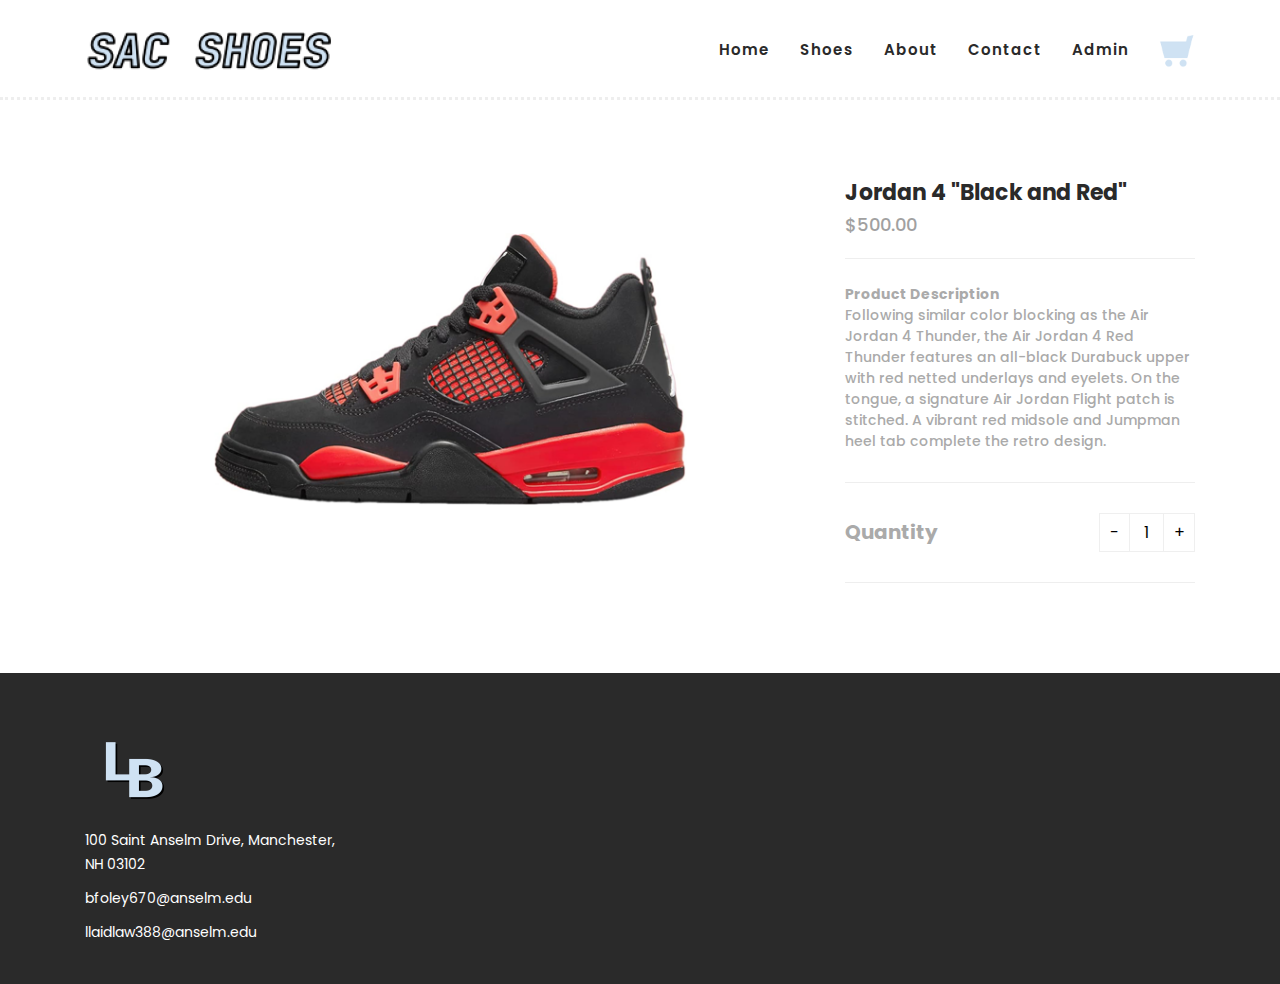
<file: product-pages/Jordan4BnR.html>
<!DOCTYPE html>
<html lang="en">

  <head>

    <meta charset="utf-8">
    <meta name="viewport" content="width=device-width, initial-scale=1, shrink-to-fit=no">
    <meta name="description" content="">
    <meta name="author" content="">
    <link href="https://fonts.googleapis.com/css?family=Poppins:100,200,300,400,500,600,700,800,900&display=swap" rel="stylesheet">

    <title>SAC Shoes</title>


    <!-- Additional CSS Files -->
    <link rel="stylesheet" type="text/css" href="../assets/css/bootstrap.min.css">

    <link rel="stylesheet" type="text/css" href="../assets/css/font-awesome.css">

    <link rel="stylesheet" href="../assets/css/templatemo-hexashop.css">

    <link rel="stylesheet" href="../assets/css/owl-carousel.css">

    <link rel="stylesheet" href="../assets/css/lightbox.css">

    </head>
    
    <body>
    
    <!-- ***** Preloader Start ***** -->
    <div id="preloader">
        <div class="jumper">
            <div></div>
            <div></div>
            <div></div>
        </div>
    </div>  
    <!-- ***** Preloader End ***** -->


    <!-- ***** Header Area Start ***** -->
    <header class="header-area header-sticky">
        <div class="container">
            <div class="row">
                <div class="col-12">
                    <nav class="main-nav">
                        <!-- ***** Logo Start ***** -->
                        <a href="../index.html" class="logo">
                            <img src="../assets/images/SAC%20shoes%20workdmark.png" alt="">
                        </a>
                        <!-- ***** Logo End ***** -->

                        <!-- ***** Menu Start ***** -->
                        <ul class="nav">
                            <li class="scroll-to-section"><a href="../index.html">Home</a></li>
                            <li class="scroll-to-section"><a href="../products.html">Shoes</a></li>
                            <li class="scroll-to-section"><a href="../about.html">About</a></li>
                            <li class="scroll-to-section"><a href="../contact.php">Contact</a></li>
                            <li class="scroll-to-section"><a href="../contact.php">Admin</a></li>
                            <li class="scroll-to-section"><a href="../cart.php"><img src="../assets/images/cart_icon.png" alt=""></a></li>

                        </ul>
                        <a class='menu-trigger'>
                            <span>Menu</span>
                        </a>
                        <!-- ***** Menu End ***** -->
                    </nav>
                </div>
            </div>
        </div>
    </header>
    <!-- ***** Header Area End ***** -->


    <!-- ***** Product Area Starts ***** -->
    <section class="section" id="product">
        <div class="container">
            <div class="row">
                <div class="col-lg-8">
                <div class="left-images">
                    <img src="../assets/images/product-page-shoes/j4bnrP.png" alt="Jordan 4 Black and Red">
                </div>
            </div>
            <div class="col-lg-4">
                <div class="right-content">
                    <h4>Jordan 4 "Black and Red"</h4>
                    <span class="price">$500.00</span>
                    <span>
                        <strong>Product Description</strong>
                        <br>
                        Following similar color blocking as the Air Jordan 4 Thunder, the Air Jordan 4 Red Thunder features an all-black Durabuck upper with red netted underlays and eyelets. On the tongue, a signature Air Jordan Flight patch is stitched. A vibrant red midsole and Jumpman heel tab complete the retro design.
                    </span>
                    <div class="quantity-content">
                        <div class="left-content">
                            <h6>Quantity</h6>
                        </div>
                        <div class="right-content">
                            <div class="quantity buttons_added">
                                <input type="button" value="-" class="minus"><input type="number" step="1" min="1" max="" name="quantity" value="1" title="Qty" class="input-text qty text" size="4" pattern="" inputmode=""><input type="button" value="+" class="plus">
                            </div>
                        </div>
                    </div>
                </div>
            </div>
            </div>
        </div>
    </section>
    <!-- ***** Product Area Ends ***** -->
    
    <!-- ***** Footer Start ***** -->
    <footer>
        <div class="container">
            <div class="row">
                <div class="col-lg-3">
                    <div class="first-item">
                        <div class="logo">
                            <img src="../assets/images/LBlogo.png" alt="LB Logo">
                        </div>
                        <ul>
                            <li><a href="#">100 Saint Anselm Drive, Manchester, NH 03102</a></li>
                            <li><a href="#">bfoley670@anselm.edu</a></li>
                            <li><a href="#">llaidlaw388@anselm.edu</a></li>
                        </ul>
                    </div>
                </div>
            </div>
        </div>
    </footer>

    <!-- jQuery -->
    <script src="../assets/js/jquery-2.1.0.min.js"></script>

    <!-- Bootstrap -->
    <script src="../assets/js/popper.js"></script>
    <script src="../assets/js/bootstrap.min.js"></script>

    <!-- Plugins -->
    <script src="../assets/js/owl-carousel.js"></script>
    <script src="../assets/js/accordions.js"></script>
    <script src="../assets/js/datepicker.js"></script>
    <script src="../assets/js/scrollreveal.min.js"></script>
    <script src="../assets/js/waypoints.min.js"></script>
    <script src="../assets/js/jquery.counterup.min.js"></script>
    <script src="../assets/js/imgfix.min.js"></script>
    <script src="../assets/js/slick.js"></script>
    <script src="../assets/js/lightbox.js"></script>
    <script src="../assets/js/isotope.js"></script>
    <script src="../assets/js/quantity.js"></script>
    
    <!-- Global Init -->
    <script src="../assets/js/custom.js"></script>

    <script>

        $(function() {
            var selectedClass = "";
            $("p").click(function(){
            selectedClass = $(this).attr("data-rel");
            $("#portfolio").fadeTo(50, 0.1);
                $("#portfolio div").not("."+selectedClass).fadeOut();
            setTimeout(function() {
              $("."+selectedClass).fadeIn();
              $("#portfolio").fadeTo(50, 1);
            }, 500);
                
            });
        });

    </script>

  </body>

</html>
</file>
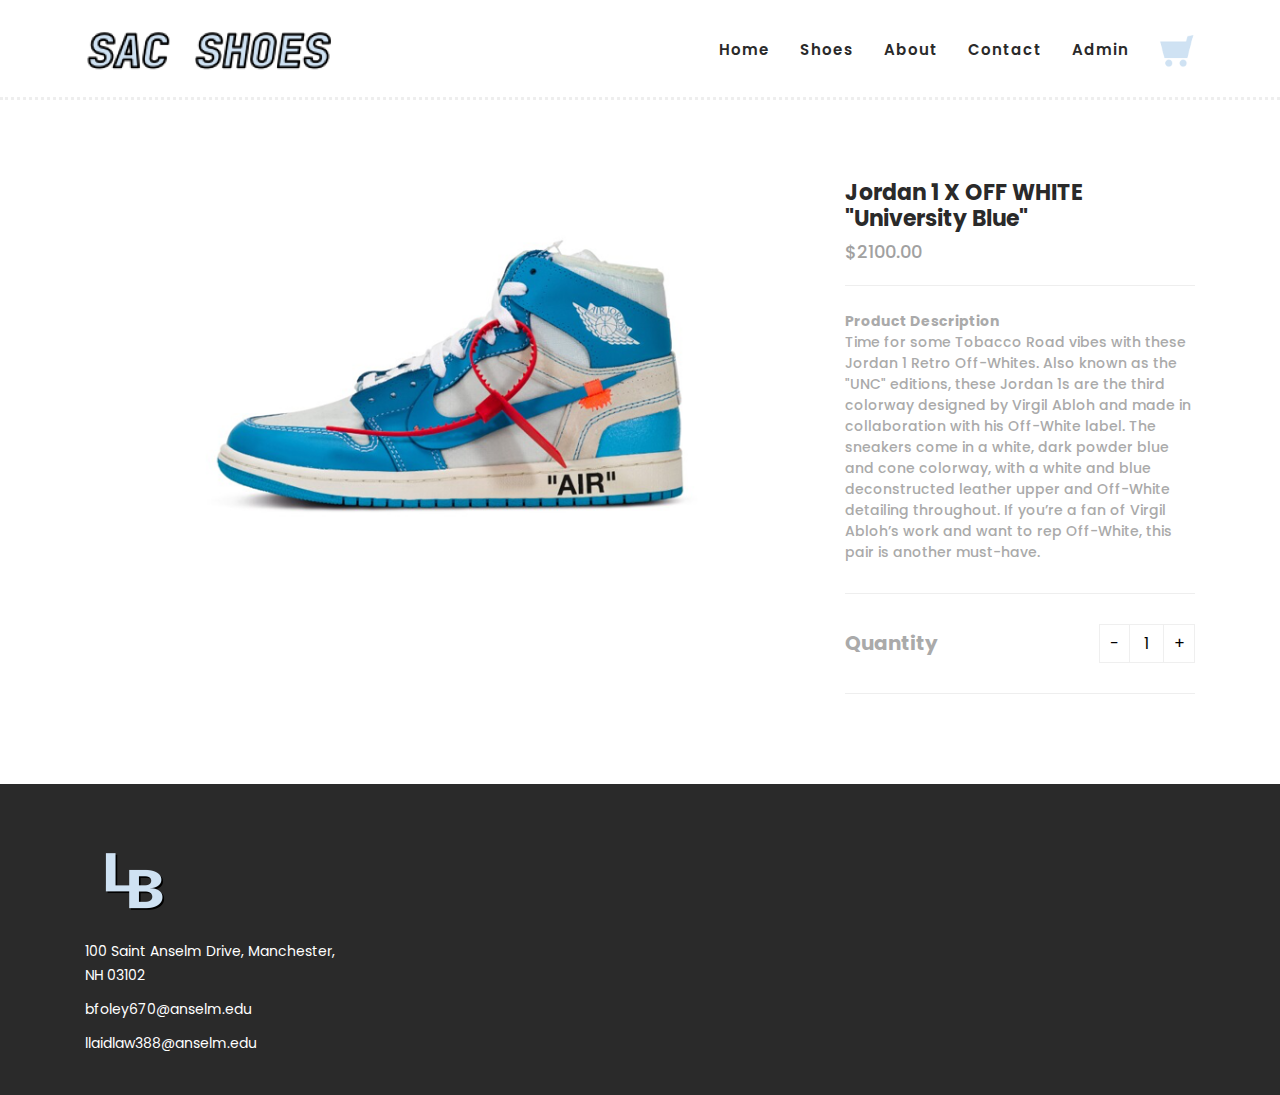
<file: product-pages/OFFWUNC.html>
<!DOCTYPE html>
<html lang="en">

  <head>

    <meta charset="utf-8">
    <meta name="viewport" content="width=device-width, initial-scale=1, shrink-to-fit=no">
    <meta name="description" content="">
    <meta name="author" content="">
    <link href="https://fonts.googleapis.com/css?family=Poppins:100,200,300,400,500,600,700,800,900&display=swap" rel="stylesheet">

    <title>SAC Shoes</title>


    <!-- Additional CSS Files -->
    <link rel="stylesheet" type="text/css" href="../assets/css/bootstrap.min.css">

    <link rel="stylesheet" type="text/css" href="../assets/css/font-awesome.css">

    <link rel="stylesheet" href="../assets/css/templatemo-hexashop.css">

    <link rel="stylesheet" href="../assets/css/owl-carousel.css">

    <link rel="stylesheet" href="../assets/css/lightbox.css">

    </head>
    
    <body>
    
    <!-- ***** Preloader Start ***** -->
    <div id="preloader">
        <div class="jumper">
            <div></div>
            <div></div>
            <div></div>
        </div>
    </div>  
    <!-- ***** Preloader End ***** -->


    <!-- ***** Header Area Start ***** -->
    <header class="header-area header-sticky">
        <div class="container">
            <div class="row">
                <div class="col-12">
                    <nav class="main-nav">
                        <!-- ***** Logo Start ***** -->
                        <a href="../index.html" class="logo">
                            <img src="../assets/images/SAC%20shoes%20workdmark.png" alt="">
                        </a>
                        <!-- ***** Logo End ***** -->

                        <!-- ***** Menu Start ***** -->
                        <ul class="nav">
                            <li class="scroll-to-section"><a href="../index.html">Home</a></li>
                            <li class="scroll-to-section"><a href="../products.html">Shoes</a></li>
                            <li class="scroll-to-section"><a href="../about.html">About</a></li>
                            <li class="scroll-to-section"><a href="../contact.php">Contact</a></li>
                            <li class="scroll-to-section"><a href="../contact.php">Admin</a></li>
                            <li class="scroll-to-section"><a href="../cart.php"><img src="../assets/images/cart_icon.png" alt=""></a></li>

                        </ul>
                        <a class='menu-trigger'>
                            <span>Menu</span>
                        </a>
                        <!-- ***** Menu End ***** -->
                    </nav>
                </div>
            </div>
        </div>
    </header>
    <!-- ***** Header Area End ***** -->


    <!-- ***** Product Area Starts ***** -->
    <section class="section" id="product">
        <div class="container">
            <div class="row">
                <div class="col-lg-8">
                <div class="left-images">
                    <img src="../assets/images/product-page-shoes/j1owubP.png" alt="Jordan 1 OFF WHITE UNC">
                </div>
            </div>
            <div class="col-lg-4">
                <div class="right-content">
                    <h4>Jordan 1 X OFF WHITE "University Blue"</h4>
                    <span class="price">$2100.00</span>
                    <span>
                        <strong>Product Description</strong>
                        <br>
                        Time for some Tobacco Road vibes with these Jordan 1 Retro Off-Whites. Also known as the "UNC" editions, these Jordan 1s are the third colorway designed by Virgil Abloh and made in collaboration with his Off-White label. The sneakers come in a white, dark powder blue and cone colorway, with a white and blue deconstructed leather upper and Off-White detailing throughout. If you’re a fan of Virgil Abloh’s work and want to rep Off-White, this pair is another must-have.                    </span>
                    <div class="quantity-content">
                        <div class="left-content">
                            <h6>Quantity</h6>
                        </div>
                        <div class="right-content">
                            <div class="quantity buttons_added">
                                <input type="button" value="-" class="minus"><input type="number" step="1" min="1" max="" name="quantity" value="1" title="Qty" class="input-text qty text" size="4" pattern="" inputmode=""><input type="button" value="+" class="plus">
                            </div>
                        </div>
                    </div>
                </div>
            </div>
            </div>
        </div>
    </section>
    <!-- ***** Product Area Ends ***** -->
    
    <!-- ***** Footer Start ***** -->
    <footer>
        <div class="container">
            <div class="row">
                <div class="col-lg-3">
                    <div class="first-item">
                        <div class="logo">
                            <img src="../assets/images/LBlogo.png" alt="LB Logo">
                        </div>
                        <ul>
                            <li><a href="#">100 Saint Anselm Drive, Manchester, NH 03102</a></li>
                            <li><a href="#">bfoley670@anselm.edu</a></li>
                            <li><a href="#">llaidlaw388@anselm.edu</a></li>
                        </ul>
                    </div>
                </div>
            </div>
        </div>
    </footer>
    

    <!-- jQuery -->
    <script src="../assets/js/jquery-2.1.0.min.js"></script>

    <!-- Bootstrap -->
    <script src="../assets/js/popper.js"></script>
    <script src="../assets/js/bootstrap.min.js"></script>

    <!-- Plugins -->
    <script src="../assets/js/owl-carousel.js"></script>
    <script src="../assets/js/accordions.js"></script>
    <script src="../assets/js/datepicker.js"></script>
    <script src="../assets/js/scrollreveal.min.js"></script>
    <script src="../assets/js/waypoints.min.js"></script>
    <script src="../assets/js/jquery.counterup.min.js"></script>
    <script src="../assets/js/imgfix.min.js"></script>
    <script src="../assets/js/slick.js"></script>
    <script src="../assets/js/lightbox.js"></script>
    <script src="../assets/js/isotope.js"></script>
    <script src="../assets/js/quantity.js"></script>
    
    <!-- Global Init -->
    <script src="../assets/js/custom.js"></script>

    <script>

        $(function() {
            var selectedClass = "";
            $("p").click(function(){
            selectedClass = $(this).attr("data-rel");
            $("#portfolio").fadeTo(50, 0.1);
                $("#portfolio div").not("."+selectedClass).fadeOut();
            setTimeout(function() {
              $("."+selectedClass).fadeIn();
              $("#portfolio").fadeTo(50, 1);
            }, 500);
                
            });
        });

    </script>

  </body>

</html>
</file>
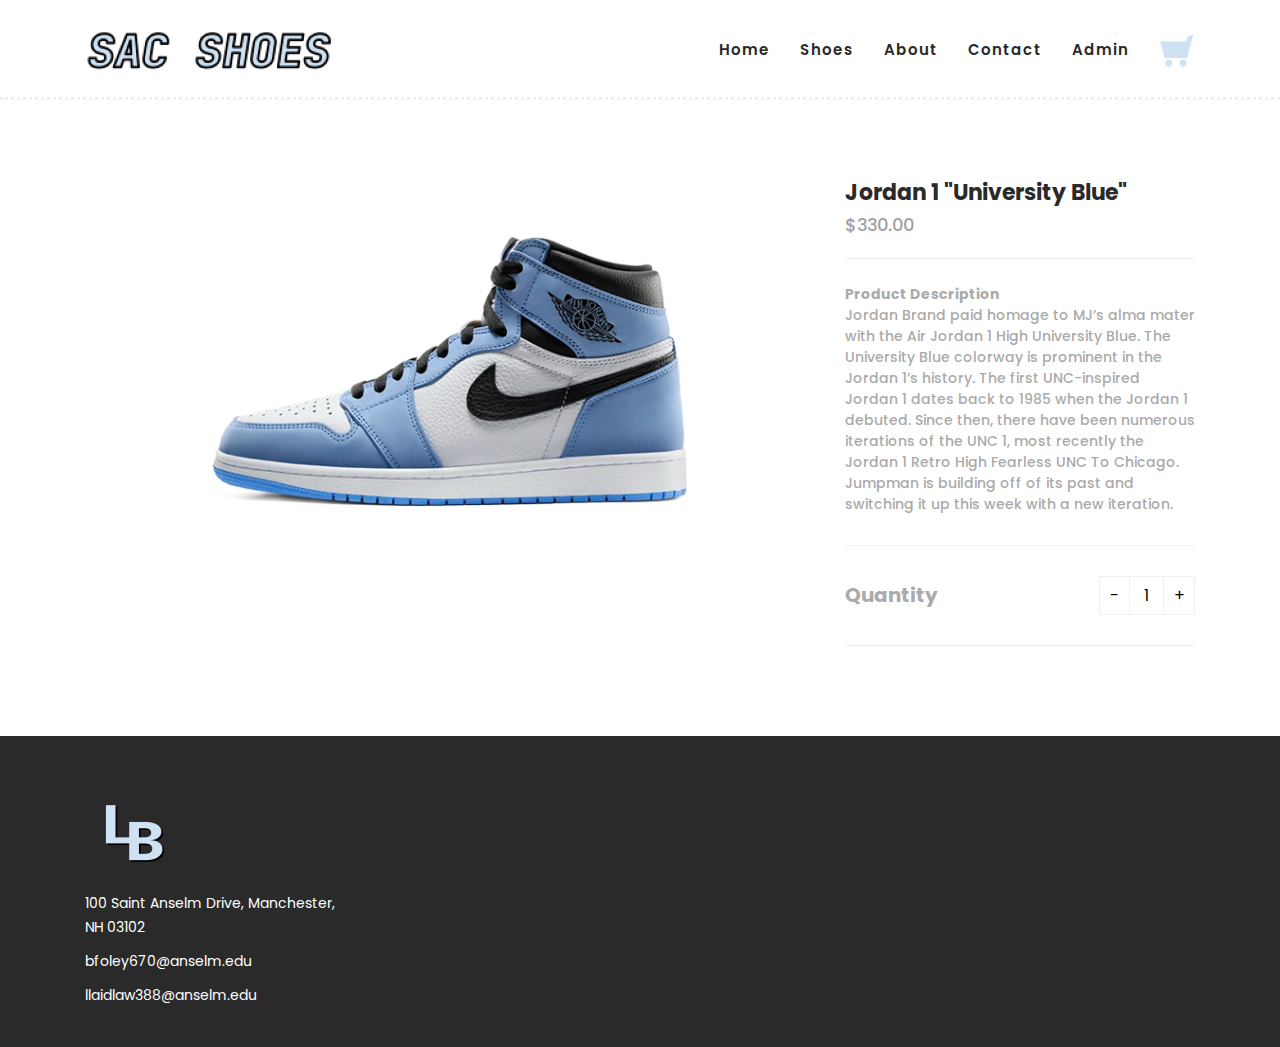
<file: product-pages/UniBlue.html>
<!DOCTYPE html>
<html lang="en">

  <head>

    <meta charset="utf-8">
    <meta name="viewport" content="width=device-width, initial-scale=1, shrink-to-fit=no">
    <meta name="description" content="">
    <meta name="author" content="">
    <link href="https://fonts.googleapis.com/css?family=Poppins:100,200,300,400,500,600,700,800,900&display=swap" rel="stylesheet">

    <title>SAC Shoes</title>


    <!-- Additional CSS Files -->
    <link rel="stylesheet" type="text/css" href="../assets/css/bootstrap.min.css">

    <link rel="stylesheet" type="text/css" href="../assets/css/font-awesome.css">

    <link rel="stylesheet" href="../assets/css/templatemo-hexashop.css">

    <link rel="stylesheet" href="../assets/css/owl-carousel.css">

    <link rel="stylesheet" href="../assets/css/lightbox.css">

    </head>
    
    <body>
    
    <!-- ***** Preloader Start ***** -->
    <div id="preloader">
        <div class="jumper">
            <div></div>
            <div></div>
            <div></div>
        </div>
    </div>  
    <!-- ***** Preloader End ***** -->


    <!-- ***** Header Area Start ***** -->
    <header class="header-area header-sticky">
        <div class="container">
            <div class="row">
                <div class="col-12">
                    <nav class="main-nav">
                        <!-- ***** Logo Start ***** -->
                        <a href="../index.html" class="logo">
                            <img src="../assets/images/SAC%20shoes%20workdmark.png" alt="">
                        </a>
                        <!-- ***** Logo End ***** -->

                        <!-- ***** Menu Start ***** -->
                        <ul class="nav">
                            <li class="scroll-to-section"><a href="../index.html">Home</a></li>
                            <li class="scroll-to-section"><a href="../products.html">Shoes</a></li>
                            <li class="scroll-to-section"><a href="../about.html">About</a></li>
                            <li class="scroll-to-section"><a href="../contact.php">Contact</a></li>
                            <li class="scroll-to-section"><a href="../contact.php">Admin</a></li>
                            <li class="scroll-to-section"><a href="../cart.php"><img src="../assets/images/cart_icon.png"></a></li>
                        </ul>
                        <a class='menu-trigger'>
                            <span>Menu</span>
                        </a>
                        <!-- ***** Menu End ***** -->
                    </nav>
                </div>
            </div>
        </div>
    </header>
    <!-- ***** Header Area End ***** -->


    <!-- ***** Product Area Starts ***** -->
    <section class="section" id="product">
        <div class="container">
            <div class="row">
                <div class="col-lg-8">
                <div class="left-images">
                    <img src="../assets/images/product-page-shoes/j1ubP.png" alt="">
                </div>
            </div>
            <div class="col-lg-4">
                <div class="right-content">
                    <h4>Jordan 1 "University Blue"</h4>
                    <span class="price">$330.00</span>
                    <span>
                        <strong>Product Description</strong>
                        <br>
                        Jordan Brand paid homage to MJ’s alma mater with the Air Jordan 1 High University Blue. The University Blue colorway is prominent in the Jordan 1’s history. The first UNC-inspired Jordan 1 dates back to 1985 when the Jordan 1 debuted. Since then, there have been numerous iterations of the UNC 1, most recently the Jordan 1 Retro High Fearless UNC To Chicago. Jumpman is building off of its past and switching it up this week with a new iteration.
                    </span>
                    <div class="quantity-content">
                        <div class="left-content">
                            <h6>Quantity</h6>
                        </div>
                        <div class="right-content">
                            <div class="quantity buttons_added">
                                <input type="button" value="-" class="minus"><input type="number" step="1" min="1" max="" name="quantity" value="1" title="Qty" class="input-text qty text" size="4" pattern="" inputmode=""><input type="button" value="+" class="plus">
                            </div>
                        </div>
                    </div>
                </div>
            </div>
            </div>
        </div>
    </section>
    <!-- ***** Product Area Ends ***** -->
    <!-- ***** Footer Start ***** -->
    <footer>
        <div class="container">
            <div class="row">
                <div class="col-lg-3">
                    <div class="first-item">
                        <div class="logo">
                            <img src="../assets/images/LBlogo.png" alt="LB Logo">
                        </div>
                        <ul>
                            <li><a href="#">100 Saint Anselm Drive, Manchester, NH 03102</a></li>
                            <li><a href="#">bfoley670@anselm.edu</a></li>
                            <li><a href="#">llaidlaw388@anselm.edu</a></li>
                        </ul>
                    </div>
                </div>
            </div>
        </div>
    </footer>



    <!-- jQuery -->
    <script src="../assets/js/jquery-2.1.0.min.js"></script>

    <!-- Bootstrap -->
    <script src="../assets/js/popper.js"></script>
    <script src="../assets/js/bootstrap.min.js"></script>

    <!-- Plugins -->
    <script src="../assets/js/owl-carousel.js"></script>
    <script src="../assets/js/accordions.js"></script>
    <script src="../assets/js/datepicker.js"></script>
    <script src="../assets/js/scrollreveal.min.js"></script>
    <script src="../assets/js/waypoints.min.js"></script>
    <script src="../assets/js/jquery.counterup.min.js"></script>
    <script src="../assets/js/imgfix.min.js"></script>
    <script src="../assets/js/slick.js"></script>
    <script src="../assets/js/lightbox.js"></script>
    <script src="../assets/js/isotope.js"></script>
    <script src="../assets/js/quantity.js"></script>
    
    <!-- Global Init -->
    <script src="../assets/js/custom.js"></script>

    <script>

        $(function() {
            var selectedClass = "";
            $("p").click(function(){
            selectedClass = $(this).attr("data-rel");
            $("#portfolio").fadeTo(50, 0.1);
                $("#portfolio div").not("."+selectedClass).fadeOut();
            setTimeout(function() {
              $("."+selectedClass).fadeIn();
              $("#portfolio").fadeTo(50, 1);
            }, 500);
                
            });
        });

    </script>

  </body>

</html>
</file>
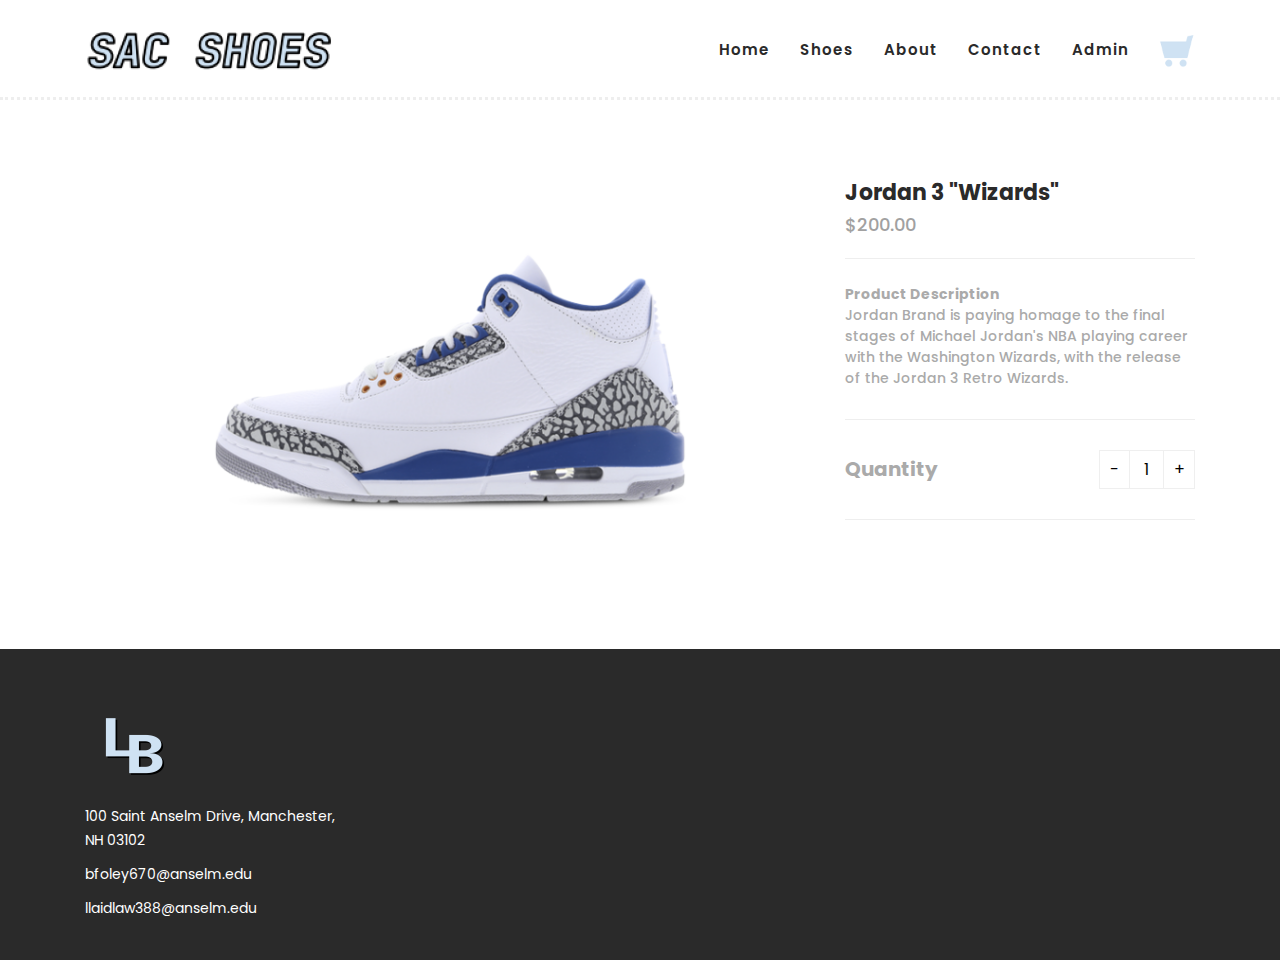
<file: product-pages/WnB.html>
<!DOCTYPE html>
<html lang="en">

  <head>

    <meta charset="utf-8">
    <meta name="viewport" content="width=device-width, initial-scale=1, shrink-to-fit=no">
    <meta name="description" content="">
    <meta name="author" content="">
    <link href="https://fonts.googleapis.com/css?family=Poppins:100,200,300,400,500,600,700,800,900&display=swap" rel="stylesheet">

    <title>SAC Shoes</title>


    <!-- Additional CSS Files -->
    <link rel="stylesheet" type="text/css" href="../assets/css/bootstrap.min.css">

    <link rel="stylesheet" type="text/css" href="../assets/css/font-awesome.css">

    <link rel="stylesheet" href="../assets/css/templatemo-hexashop.css">

    <link rel="stylesheet" href="../assets/css/owl-carousel.css">

    <link rel="stylesheet" href="../assets/css/lightbox.css">

    </head>
    
    <body>
    
    <!-- ***** Preloader Start ***** -->
    <div id="preloader">
        <div class="jumper">
            <div></div>
            <div></div>
            <div></div>
        </div>
    </div>  
    <!-- ***** Preloader End ***** -->


    <!-- ***** Header Area Start ***** -->
    <header class="header-area header-sticky">
        <div class="container">
            <div class="row">
                <div class="col-12">
                    <nav class="main-nav">
                        <!-- ***** Logo Start ***** -->
                        <a href="../index.html" class="logo">
                            <img src="../assets/images/SAC%20shoes%20workdmark.png" alt="">
                        </a>
                        <!-- ***** Logo End ***** -->

                        <!-- ***** Menu Start ***** -->
                        <ul class="nav">
                            <li class="scroll-to-section"><a href="../index.html">Home</a></li>
                            <li class="scroll-to-section"><a href="../products.html">Shoes</a></li>
                            <li class="scroll-to-section"><a href="../about.html">About</a></li>
                            <li class="scroll-to-section"><a href="../contact.php">Contact</a></li>
                            <li class="scroll-to-section"><a href="../contact.php">Admin</a></li>
                            <li class="scroll-to-section"><a href="../cart.php"><img src="../assets/images/cart_icon.png" alt=""></a></li>

                        </ul>
                        <a class='menu-trigger'>
                            <span>Menu</span>
                        </a>
                        <!-- ***** Menu End ***** -->
                    </nav>
                </div>
            </div>
        </div>
    </header>
    <!-- ***** Header Area End ***** -->


    <!-- ***** Product Area Starts ***** -->
    <section class="section" id="product">
        <div class="container">
            <div class="row">
                <div class="col-lg-8">
                <div class="left-images">
                    <img src="../assets/images/product-page-shoes/j3wizP.png" alt="Jordan 3 Wizard">
                </div>
            </div>
            <div class="col-lg-4">
                <div class="right-content">
                    <h4>Jordan 3 "Wizards"</h4>
                    <span class="price">$200.00</span>
                    <span>
                        <strong>Product Description</strong>
                        <br>
                        Jordan Brand is paying homage to the final stages of Michael Jordan's NBA playing career with the Washington Wizards, with the release of the Jordan 3 Retro Wizards.
                    </span>
                    <div class="quantity-content">
                        <div class="left-content">
                            <h6>Quantity</h6>
                        </div>
                        <div class="right-content">
                            <div class="quantity buttons_added">
                                <input type="button" value="-" class="minus"><input type="number" step="1" min="1" max="" name="quantity" value="1" title="Qty" class="input-text qty text" size="4" pattern="" inputmode=""><input type="button" value="+" class="plus">
                            </div>
                        </div>
                    </div>
                </div>
            </div>
            </div>
        </div>
    </section>
    <!-- ***** Product Area Ends ***** -->
    
    <!-- ***** Footer Start ***** -->
    <footer>
        <div class="container">
            <div class="row">
                <div class="col-lg-3">
                    <div class="first-item">
                        <div class="logo">
                            <img src="../assets/images/LBlogo.png" alt="LB Logo">
                        </div>
                        <ul>
                            <li><a href="#">100 Saint Anselm Drive, Manchester, NH 03102</a></li>
                            <li><a href="#">bfoley670@anselm.edu</a></li>
                            <li><a href="#">llaidlaw388@anselm.edu</a></li>
                        </ul>
                    </div>
                </div>
            </div>
        </div>
    </footer>
    

    <!-- jQuery -->
    <script src="../assets/js/jquery-2.1.0.min.js"></script>

    <!-- Bootstrap -->
    <script src="../assets/js/popper.js"></script>
    <script src="../assets/js/bootstrap.min.js"></script>

    <!-- Plugins -->
    <script src="../assets/js/owl-carousel.js"></script>
    <script src="../assets/js/accordions.js"></script>
    <script src="../assets/js/datepicker.js"></script>
    <script src="../assets/js/scrollreveal.min.js"></script>
    <script src="../assets/js/waypoints.min.js"></script>
    <script src="../assets/js/jquery.counterup.min.js"></script>
    <script src="../assets/js/imgfix.min.js"></script>
    <script src="../assets/js/slick.js"></script>
    <script src="../assets/js/lightbox.js"></script>
    <script src="../assets/js/isotope.js"></script>
    <script src="../assets/js/quantity.js"></script>
    
    <!-- Global Init -->
    <script src="../assets/js/custom.js"></script>

    <script>

        $(function() {
            var selectedClass = "";
            $("p").click(function(){
            selectedClass = $(this).attr("data-rel");
            $("#portfolio").fadeTo(50, 0.1);
                $("#portfolio div").not("."+selectedClass).fadeOut();
            setTimeout(function() {
              $("."+selectedClass).fadeIn();
              $("#portfolio").fadeTo(50, 1);
            }, 500);
                
            });
        });

    </script>

  </body>

</html>
</file>
<file: assets/css/templatemo-hexashop.css>
/*

TemplateMo 571 Hexashop

https://templatemo.com/tm-571-hexashop

*/

/* ---------------------------------------------
Table of contents
------------------------------------------------
01. font & reset css
02. reset
03. global styles
04. header
05. banner
06. features
07. testimonials
08. contact
09. footer
10. preloader
11. search
12. portfolio

--------------------------------------------- */
/* 
---------------------------------------------
font & reset css
--------------------------------------------- 
*/
@import url("https://fonts.googleapis.com/css?family=Poppins:100,200,300,400,500,600,700,800,900");
/* 
---------------------------------------------
reset
--------------------------------------------- 
*/
html, body, div, span, applet, object, iframe, h1, h2, h3, h4, h5, h6, p, blockquote, div
pre, a, abbr, acronym, address, big, cite, code, del, dfn, em, font, img, ins, kbd, q,
s, samp, small, strike, strong, sub, sup, tt, var, b, u, i, center, dl, dt, dd, ol, ul, li,
figure, header, nav, section, article, aside, footer, figcaption {
  margin: 0;
  padding: 0;
  border: 0;
  outline: 0;
}

.clearfix:after {
  content: ".";
  display: block;
  clear: both;
  visibility: hidden;
  line-height: 0;
  height: 0;
}

.clearfix {
  display: inline-block;
}

html[xmlns] .clearfix {
  display: block;
}

* html .clearfix {
  height: 1%;
}

ul, li {
  padding: 0;
  margin: 0;
  list-style: none;
}

header, nav, section, article, aside, footer, hgroup {
  display: block;
}

* {
  box-sizing: border-box;
}

html, body {
  font-family: 'Poppins', sans-serif;
  font-weight: 400;
  background-color: #fff;
  font-size: 16px;
  -ms-text-size-adjust: 100%;
  -webkit-font-smoothing: antialiased;
  -moz-osx-font-smoothing: grayscale;
}

a {
  text-decoration: none !important;
}

h1, h2, h3, h4, h5, h6 {
  margin-top: 0px;
  margin-bottom: 0px;
}

ul {
  margin-bottom: 0px;
}

p {
  font-size: 14px;
  line-height: 25px;
  color: #2a2a2a;
}

/* 
---------------------------------------------
global styles
--------------------------------------------- 
*/
html,
body {
  background: #fff;
  font-family: 'Poppins', sans-serif;
}

::selection {
  background: #2a2a2a;
  color: #fff;
}

::-moz-selection {
  background: #2a2a2a;
  color: #fff;
}

@media (max-width: 991px) {
  html, body {
    overflow-x: hidden;
  }
  .mobile-top-fix {
    margin-top: 30px;
    margin-bottom: 0px;
  }
  .mobile-bottom-fix {
    margin-bottom: 30px;
  }
  .mobile-bottom-fix-big {
    margin-bottom: 60px;
  }
}

.main-border-button a {
  font-size: 13px;
  color: #fff;
  border: 1px solid #fff;
  padding: 12px 25px;
  display: inline-block;
  font-weight: 500;
  transition: all .3s;
}

.main-border-button a:hover {
  background-color: #fff;
  color: #2a2a2a;
}

.main-white-button a {
  font-size: 13px;
  color: #2a2a2a;
  background-color: #fff;
  padding: 12px 25px;
  display: inline-block;
  border-radius: 3px;
  font-weight: 600;
  transition: all .3s;
}

.main-white-button a:hover {
  opacity: 0.9;
}

.main-text-button a {
  font-size: 13px;
  color: #fff;
  font-weight: 600;
  transition: all .3s;
}

.main-text-button a:hover {
  opacity: 0.9;
}

.section-heading h2 {
  font-size: 34px;
  font-weight: 700;
  color: #2a2a2a;
}

.section-heading span {
  font-size: 14px;
  color: #a1a1a1;
  font-style: italic;
  font-weight: 400;
}



/* 
---------------------------------------------
header
--------------------------------------------- 
*/

.background-header {
  border-bottom: none !important;
  background-color: #fff;
  height: 80px!important;
  position: fixed!important;
  top: 0px;
  left: 0px;
  right: 0px;
  box-shadow: 0px 0px 10px rgba(0,0,0,0.15)!important;
}

.background-header .logo,
.background-header .main-nav .nav li a {
  color: #1e1e1e!important;
}

.background-header .main-nav .nav li:hover a {
  color: #2a2a2a!important;
}

.background-header .nav li a.active {
  color: #2a2a2a!important;
}

.header-area {
  border-bottom: 3px dotted #eee;
  box-shadow: none;
  background-color: #fff;
  position: absolute;
  top: 0px;
  left: 0px;
  right: 0px;
  z-index: 100;
  height: 100px;
  -webkit-transition: all .5s ease 0s;
  -moz-transition: all .5s ease 0s;
  -o-transition: all .5s ease 0s;
  transition: all .5s ease 0s;
}

.header-area .main-nav {
  min-height: 80px;
  background: transparent;
}

.header-area .main-nav .logo {
  line-height: 100px;
  color: #fff;
  font-size: 28px;
  font-weight: 700;
  text-transform: uppercase;
  letter-spacing: 2px;
  float: left;
  -webkit-transition: all 0.3s ease 0s;
  -moz-transition: all 0.3s ease 0s;
  -o-transition: all 0.3s ease 0s;
  transition: all 0.3s ease 0s;
}

.background-header .main-nav .logo {
  line-height: 75px;
}

.background-header .nav {
  margin-top: 20px !important;
}

.header-area .main-nav .nav {
  float: right;
  margin-top: 30px;
  margin-right: 0px;
  background-color: transparent;
  -webkit-transition: all 0.3s ease 0s;
  -moz-transition: all 0.3s ease 0s;
  -o-transition: all 0.3s ease 0s;
  transition: all 0.3s ease 0s;
  position: relative;
  z-index: 999;
}

.header-area .main-nav .nav li {
  padding-left: 15px;
  padding-right: 15px;
}

.header-area .main-nav .nav li:last-child {
  padding-right: 0px;
}

.header-area .main-nav .nav li a {
  display: block;
  font-weight: 600;
  font-size: 15px;
  color: #2a2a2a;
  text-transform: capitalize;
  -webkit-transition: all 0.3s ease 0s;
  -moz-transition: all 0.3s ease 0s;
  -o-transition: all 0.3s ease 0s;
  transition: all 0.3s ease 0s;
  height: 40px;
  line-height: 40px;
  border: transparent;
  letter-spacing: 1px;
}

.header-area .main-nav .nav li a {
  color: #2a2a2a;
}

.header-area .main-nav .nav li:hover a,
.header-area .main-nav .nav li a.active {
  color: #aaa!important;
}

.background-header .main-nav .nav li:hover a,
.background-header .main-nav .nav li a.active {
  color: #aaa!important;
  opacity: 1;
}

.header-area .main-nav .nav li.submenu {
  position: relative;
  padding-right: 30px;
}

.header-area .main-nav .nav li.submenu:after {
  font-family: FontAwesome;
  content: "\f107";
  font-size: 12px;
  color: #2a2a2a;
  position: absolute;
  right: 18px;
  top: 12px;
}

.background-header .main-nav .nav li.submenu:after {
  color: #2a2a2a;
}

.header-area .main-nav .nav li.submenu ul {
  position: absolute;
  width: 200px;
  box-shadow: 0 2px 28px 0 rgba(0, 0, 0, 0.06);
  overflow: hidden;
  top: 50px;
  opacity: 0;
  transform: translateY(+2em);
  visibility: hidden;
  z-index: -1;
  transition: all 0.3s ease-in-out 0s, visibility 0s linear 0.3s, z-index 0s linear 0.01s;
}

.header-area .main-nav .nav li.submenu ul li {
  margin-left: 0px;
  padding-left: 0px;
  padding-right: 0px;
}

.header-area .main-nav .nav li.submenu ul li a {
  opacity: 1;
  display: block;
  background: #f7f7f7;
  color: #2a2a2a!important;
  padding-left: 20px;
  height: 40px;
  line-height: 40px;
  -webkit-transition: all 0.3s ease 0s;
  -moz-transition: all 0.3s ease 0s;
  -o-transition: all 0.3s ease 0s;
  transition: all 0.3s ease 0s;
  position: relative;
  font-size: 13px;
  font-weight: 400;
  border-bottom: 1px solid #eee;
}

.header-area .main-nav .nav li.submenu ul li a:hover {
  background: #fff;
  color: #aaa!important;
  padding-left: 25px;
}

.header-area .main-nav .nav li.submenu ul li a:hover:before {
  width: 3px;
}

.header-area .main-nav .nav li.submenu:hover ul {
  visibility: visible;
  opacity: 1;
  z-index: 1;
  transform: translateY(0%);
  transition-delay: 0s, 0s, 0.3s;
}

.header-area .main-nav .menu-trigger {
  cursor: pointer;
  display: block;
  position: absolute;
  top: 33px;
  width: 32px;
  height: 40px;
  text-indent: -9999em;
  z-index: 99;
  right: 40px;
  display: none;
}

.background-header .main-nav .menu-trigger {
  top: 23px;
}

.header-area .main-nav .menu-trigger span,
.header-area .main-nav .menu-trigger span:before,
.header-area .main-nav .menu-trigger span:after {
  -moz-transition: all 0.4s;
  -o-transition: all 0.4s;
  -webkit-transition: all 0.4s;
  transition: all 0.4s;
  background-color: #1e1e1e;
  display: block;
  position: absolute;
  width: 30px;
  height: 2px;
  left: 0;
}

.background-header .main-nav .menu-trigger span,
.background-header .main-nav .menu-trigger span:before,
.background-header .main-nav .menu-trigger span:after {
  background-color: #1e1e1e;
}

.header-area .main-nav .menu-trigger span:before,
.header-area .main-nav .menu-trigger span:after {
  -moz-transition: all 0.4s;
  -o-transition: all 0.4s;
  -webkit-transition: all 0.4s;
  transition: all 0.4s;
  background-color: #1e1e1e;
  display: block;
  position: absolute;
  width: 30px;
  height: 2px;
  left: 0;
  width: 75%;
}

.background-header .main-nav .menu-trigger span:before,
.background-header .main-nav .menu-trigger span:after {
  background-color: #1e1e1e;
}

.header-area .main-nav .menu-trigger span:before,
.header-area .main-nav .menu-trigger span:after {
  content: "";
}

.header-area .main-nav .menu-trigger span {
  top: 16px;
}

.header-area .main-nav .menu-trigger span:before {
  -moz-transform-origin: 33% 100%;
  -ms-transform-origin: 33% 100%;
  -webkit-transform-origin: 33% 100%;
  transform-origin: 33% 100%;
  top: -10px;
  z-index: 10;
}

.header-area .main-nav .menu-trigger span:after {
  -moz-transform-origin: 33% 0;
  -ms-transform-origin: 33% 0;
  -webkit-transform-origin: 33% 0;
  transform-origin: 33% 0;
  top: 10px;
}

.header-area .main-nav .menu-trigger.active span,
.header-area .main-nav .menu-trigger.active span:before,
.header-area .main-nav .menu-trigger.active span:after {
  background-color: transparent;
  width: 100%;
}

.header-area .main-nav .menu-trigger.active span:before {
  -moz-transform: translateY(6px) translateX(1px) rotate(45deg);
  -ms-transform: translateY(6px) translateX(1px) rotate(45deg);
  -webkit-transform: translateY(6px) translateX(1px) rotate(45deg);
  transform: translateY(6px) translateX(1px) rotate(45deg);
  background-color: #1e1e1e;
}

.background-header .main-nav .menu-trigger.active span:before {
  background-color: #1e1e1e;
}

.header-area .main-nav .menu-trigger.active span:after {
  -moz-transform: translateY(-6px) translateX(1px) rotate(-45deg);
  -ms-transform: translateY(-6px) translateX(1px) rotate(-45deg);
  -webkit-transform: translateY(-6px) translateX(1px) rotate(-45deg);
  transform: translateY(-6px) translateX(1px) rotate(-45deg);
  background-color: #1e1e1e;
}

.background-header .main-nav .menu-trigger.active span:after {
  background-color: #1e1e1e;
}

.header-area.header-sticky {
  min-height: 80px;
}

.header-area .nav {
  margin-top: 30px;
}

.header-area.header-sticky .nav li a.active {
  color: #aaa;
}

@media (max-width: 1200px) {
  .header-area .main-nav .nav li {
    padding-left: 12px;
    padding-right: 12px;
  }
  .header-area .main-nav:before {
    display: none;
  }
}

@media (min-width: 1025px) {
  .h-custom {
    height: 100vh !important;
  }
}

@media (max-width: 767px) {
  .header-area .main-nav .logo {
    color: #1e1e1e;
  }
  .header-area.header-sticky .nav li a:hover,
  .header-area.header-sticky .nav li a.active {
    color: #aaa!important;
    opacity: 1;
  }
  .header-area.header-sticky .nav li.search-icon a {
    width: 100%;
  }
  .header-area {
    background-color: #f7f7f7;
    padding: 0px 15px;
    height: 100px;
    box-shadow: none;
    text-align: center;
  }
  .header-area .container {
    padding: 100px 0 0;
  }
  .header-area .logo {
    margin-left: 30px;
  }
  .header-area .menu-trigger {
    display: block !important;
  }
  .header-area .main-nav {
    overflow: hidden;
  }
  .header-area .main-nav .nav {
    float: none;
    width: 100%;
    display: none;
    -webkit-transition: all 0s ease 0s;
    -moz-transition: all 0s ease 0s;
    -o-transition: all 0s ease 0s;
    transition: all 0s ease 0s;
    margin-left: 0;
  }
  .header-area .main-nav .nav li:first-child {
    border-top: 1px solid #eee;
  }
  .header-area.header-sticky .nav {
    margin-top: 100px !important;
  }
  .header-area .main-nav .nav li {
    width: 100%;
    background: #fff;
    border-bottom: 1px solid #eee;
    padding-left: 0 !important;
    padding-right: 0 !important;
  }
  .header-area .main-nav .nav li a {
    height: 50px !important;
    line-height: 50px !important;
    padding: 0px !important;
    border: none !important;
    background: #f7f7f7 !important;
    color: #191a20 !important;
  }
  .header-area .main-nav .nav li a:hover {
    background: #eee !important;
    color: #aaa!important;
  }
  .header-area .main-nav .nav li.submenu ul {
    position: relative;
    visibility: inherit;
    opacity: 1;
    z-index: 1;
    transform: translateY(0%);
    transition-delay: 0s, 0s, 0.3s;
    top: 0px;
    width: 100%;
    box-shadow: none;
    height: 0;
  }
  .header-area .main-nav .nav li.submenu ul li a {
    font-size: 12px;
    font-weight: 400;
  }
  .header-area .main-nav .nav li.submenu ul li a:hover:before {
    width: 0;
  }
  .header-area .main-nav .nav li.submenu ul.active {
    height: auto !important;
  }
  .header-area .main-nav .nav li.submenu:after {
    color: #3B566E;
    right: 25px;
    font-size: 14px;
    top: 15px;
  }
  .header-area .main-nav .nav li.submenu:hover ul, .header-area .main-nav .nav li.submenu:focus ul {
    height: 0;
  }
}

@media (min-width: 767px) {
  .header-area .main-nav .nav {
    display: flex !important;
  }
}


/* 
---------------------------------------------
banner
--------------------------------------------- 
*/

.main-banner {
  border-bottom: 3px dotted #eee;
  padding-top: 160px;
  padding-bottom: 30px;
}

.main-banner .left-content .thumb img {
  width: 100%;
  overflow: hidden;
}

.main-banner .left-content .inner-content {
  position: absolute;
  left: 100px;
  top: 50%;
  transform: translateY(-50%);
}

.main-banner .left-content .inner-content h4 {
  color: #fff;
  margin-top: -10px;
  font-size: 52px;
  font-weight: 700;
  margin-bottom: 20px;
}

.main-banner .left-content .inner-content span {
  font-size: 16px;
  color: #fff;
  font-weight: 400;
  font-style: italic;
  display: block;
  margin-bottom: 30px;
}

.main-banner .right-content .right-first-image {
  margin-bottom: 28.5px;
}

.main-banner .right-content .right-first-image .thumb {
  position: relative;
  text-align: center;
}

.main-banner .right-content .right-first-image .thumb img {
  width: 100%;
  overflow: hidden;
}

.main-banner .right-content .right-first-image .thumb .inner-content {
  position: absolute;
  top: 50%;
  transform: translateY(-50%);
  width: 100%;
  text-align: center;
}

.main-banner .right-content .right-first-image .thumb .inner-content h4 {
  color: #fff;
  font-size: 24px;
  font-weight: 700;
  margin-bottom: 15px;
}

.main-banner .right-content .right-first-image .thumb .inner-content span {
  font-size: 16px;
  color: #fff;
  font-style: italic;
}

.main-banner .right-content .right-first-image .thumb .hover-content {
  position: absolute;
  top: 15px;
  right: 15px;
  left: 15px;
  bottom: 15px;
  text-align: center;
  background-color: rgba(42,42,42,.97);
  opacity: 0;
  visibility: hidden;
  transition: all 0.5s;
}

.main-banner .right-content .right-first-image .thumb:hover .hover-content {
  opacity: 1;
  visibility: visible;
}

.main-banner .right-content .right-first-image .thumb .hover-content .inner {
  position: absolute;
  top: 50%;
  left: 50%;
  transform: translate(-50%, -50%);
  width: 100%;
}

.main-banner .right-content .right-first-image .thumb .hover-content h4 {
  color: #fff;
  font-size: 24px;
  font-weight: 700;
  margin-bottom: 15px;
}

.main-banner .right-content .right-first-image .thumb .hover-content p {
  color: #fff;
  padding: 0px 20px;
  margin-bottom: 20px;
}



/*
---------------------------------------------
Men
---------------------------------------------
*/

#popular-products {
  padding-top: 90px;
  padding-bottom: 90px;
  border-bottom: 3px dotted #eee;
}

#popular-products .section-heading {
  margin-bottom: 60px;
  margin-top: 60px;
}

#popular-products .item .down-content {
  padding-top: 30px;
  position: relative;
  z-index: 3;
  background-color: #fff;
}

#popular-products .item .down-content h4 {
  font-size: 22px;
  color: #2a2a2a;
  font-weight: 700;
  margin-bottom: 8px;
}

#popular-products .item .down-content span {
  font-size: 18px;
  color: #a1a1a1;
  font-weight: 500;
  display: block;
}

#popular-products .item .down-content ul.stars {
  position: absolute;
  right: 0;
  top: 30px;
}

#popular-products .item .down-content ul.stars li {
  display: inline;
  font-size: 13px;
}

#popular-products .item .thumb .hover-content {
  position: absolute;
  z-index: 2;
  text-align: center;
  bottom: -60px;
  width: 100%;
  opacity: 0;
  visibility: hidden;
  transition: all .5s;
}

#popular-products .item .thumb:hover .hover-content {
  bottom: 30px;
  opacity: 1;
  visibility: visible;
}

#popular-products .item .thumb {
  position: relative;
}

#popular-products .item .thumb .hover-content ul li {
  display: inline;
  margin: 0px 10px;
}

#popular-products .item .thumb .hover-content ul li a {
  width: 50px;
  height: 50px;
  text-align: center;
  line-height: 50px;
  display: inline-block;
  color: #2a2a2a;
  background-color: #fff;
}


#popular-products .owl-nav {
  text-align: center;
  position: absolute;
  width: 100%;
  top: 40%;
  transform: translateY(-25px);
}

#popular-products .owl-dots {
  display: none;
}
    
#popular-products .owl-nav .owl-prev{
  position: absolute;
  left: -80px;
  outline: none;
}

#popular-products .owl-nav .owl-prev span,
#popular-products .owl-nav .owl-next span {
  opacity: 0;
}

#popular-products .owl-nav .owl-prev:before {
  display: inline-block;
  font-family: 'FontAwesome';
  color: #2a2a2a;
  font-size: 25px;
  font-weight: 700;
  content: '\f104';
  width: 50px;
  height: 50px;
  background-color: transparent;
  line-height: 48px;
  border :1px solid #2a2a2a;
}

#popular-products .owl-nav .owl-prev {
  opacity: 0.75;
  transition: all .5s;
}

#popular-products .owl-nav .owl-prev:hover {
  opacity: 1;
}

#popular-products .owl-nav .owl-next {
  opacity: 0.75;
  transition: all .5s;
}

#popular-products .owl-nav .owl-next:hover {
  opacity: 1;
}

#popular-products .owl-nav .owl-next{
  outline: none;
  position: absolute;
  right: -85px;
}

#popular-products .owl-nav .owl-next:before {
  display: inline-block;
  font-family: 'FontAwesome';
  color: #2a2a2a;
  font-size: 25px;
  font-weight: 700;
  content: '\f105';
  width: 50px;
  height: 50px;
  background-color: transparent;
  line-height: 48px;
  border :1px solid #2a2a2a;
}


/*
---------------------------------------------
Women
---------------------------------------------
*/

#women {
  padding-top: 90px;
  padding-bottom: 90px;
  border-bottom: 3px dotted #eee;
}

#women .section-heading {
  margin-bottom: 60px;
}

#women .item .down-content {
  padding-top: 30px;
  position: relative;
  z-index: 3;
  background-color: #fff;
}

#women .item .down-content h4 {
  font-size: 22px;
  color: #2a2a2a;
  font-weight: 700;
  margin-bottom: 8px;
}

#women .item .down-content span {
  font-size: 18px;
  color: #a1a1a1;
  font-weight: 500;
  display: block;
}

#women .item .down-content ul.stars {
  position: absolute;
  right: 0;
  top: 30px;
}

#women .item .down-content ul.stars li {
  display: inline;
  font-size: 13px;
}

#women .item .thumb .hover-content {
  position: absolute;
  z-index: 2;
  text-align: center;
  bottom: -60px;
  width: 100%;
  opacity: 0;
  visibility: hidden;
  transition: all .5s;
}

#women .item .thumb:hover .hover-content {
  bottom: 30px;
  opacity: 1;
  visibility: visible;
}

#women .item .thumb {
  position: relative;
}

#women .item .thumb .hover-content ul li {
  display: inline;
  margin: 0px 10px;
}

#women .item .thumb .hover-content ul li a {
  width: 50px;
  height: 50px;
  text-align: center;
  line-height: 50px;
  display: inline-block;
  color: #2a2a2a;
  background-color: #fff;
}


#women .owl-nav {
  text-align: center;
  position: absolute;
  width: 100%;
  top: 40%;
  transform: translateY(-25px);
}

#women .owl-dots {
  display: none;
}
    
#women .owl-nav .owl-prev{
  position: absolute;
  left: -80px;
  outline: none;
}

#women .owl-nav .owl-prev span,
#women .owl-nav .owl-next span {
  opacity: 0;
}

#women .owl-nav .owl-prev:before {
  display: inline-block;
  font-family: 'FontAwesome';
  color: #2a2a2a;
  font-size: 25px;
  font-weight: 700;
  content: '\f104';
  width: 50px;
  height: 50px;
  background-color: transparent;
  line-height: 48px;
  border :1px solid #2a2a2a;
}

#women .owl-nav .owl-prev {
  opacity: 0.75;
  transition: all .5s;
}

#women .owl-nav .owl-prev:hover {
  opacity: 1;
}

#women .owl-nav .owl-next {
  opacity: 0.75;
  transition: all .5s;
}

#women .owl-nav .owl-next:hover {
  opacity: 1;
}

#women .owl-nav .owl-next{
  outline: none;
  position: absolute;
  right: -85px;
}

#women .owl-nav .owl-next:before {
  display: inline-block;
  font-family: 'FontAwesome';
  color: #2a2a2a;
  font-size: 25px;
  font-weight: 700;
  content: '\f105';
  width: 50px;
  height: 50px;
  background-color: transparent;
  line-height: 48px;
  border :1px solid #2a2a2a;
}

/*
---------------------------------------------
Kids
---------------------------------------------
*/

#kids {
  padding-top: 90px;
  padding-bottom: 90px;
  border-bottom: 3px dotted #eee;
}

#kids .section-heading {
  margin-bottom: 60px;
}

#kids .item .down-content {
  padding-top: 30px;
  position: relative;
  z-index: 3;
  background-color: #fff;
}

#kids .item .down-content h4 {
  font-size: 22px;
  color: #2a2a2a;
  font-weight: 700;
  margin-bottom: 8px;
}

#kids .item .down-content span {
  font-size: 18px;
  color: #a1a1a1;
  font-weight: 500;
  display: block;
}

#kids .item .down-content ul.stars {
  position: absolute;
  right: 0;
  top: 30px;
}

#kids .item .down-content ul.stars li {
  display: inline;
  font-size: 13px;
}

#kids .item .thumb .hover-content {
  position: absolute;
  z-index: 2;
  text-align: center;
  bottom: -60px;
  width: 100%;
  opacity: 0;
  visibility: hidden;
  transition: all .5s;
}

#kids .item .thumb:hover .hover-content {
  bottom: 30px;
  opacity: 1;
  visibility: visible;
}

#kids .item .thumb {
  position: relative;
}

#kids .item .thumb .hover-content ul li {
  display: inline;
  margin: 0px 10px;
}

#kids .item .thumb .hover-content ul li a {
  width: 50px;
  height: 50px;
  text-align: center;
  line-height: 50px;
  display: inline-block;
  color: #2a2a2a;
  background-color: #fff;
}


#kids .owl-nav {
  text-align: center;
  position: absolute;
  width: 100%;
  top: 40%;
  transform: translateY(-25px);
}

#kids .owl-dots {
  display: none;
}
    
#kids .owl-nav .owl-prev{
  position: absolute;
  left: -80px;
  outline: none;
}

#kids .owl-nav .owl-prev span,
#kids .owl-nav .owl-next span {
  opacity: 0;
}

#kids .owl-nav .owl-prev:before {
  display: inline-block;
  font-family: 'FontAwesome';
  color: #2a2a2a;
  font-size: 25px;
  font-weight: 700;
  content: '\f104';
  width: 50px;
  height: 50px;
  background-color: transparent;
  line-height: 48px;
  border :1px solid #2a2a2a;
}

#kids .owl-nav .owl-prev {
  opacity: 0.75;
  transition: all .5s;
}

#kids .owl-nav .owl-prev:hover {
  opacity: 1;
}

#kids .owl-nav .owl-next {
  opacity: 0.75;
  transition: all .5s;
}

#kids .owl-nav .owl-next:hover {
  opacity: 1;
}

#kids .owl-nav .owl-next{
  outline: none;
  position: absolute;
  right: -85px;
}

#kids .owl-nav .owl-next:before {
  display: inline-block;
  font-family: 'FontAwesome';
  color: #2a2a2a;
  font-size: 25px;
  font-weight: 700;
  content: '\f105';
  width: 50px;
  height: 50px;
  background-color: transparent;
  line-height: 48px;
  border :1px solid #2a2a2a;
}


/*
---------------------------------------------
Explore
---------------------------------------------
*/

#explore {
  padding-top: 90px;
  padding-bottom: 90px;
  border-bottom: 3px dotted #eee;
}

#explore .left-content {
  margin-right: 30px;
}

#explore .left-content h2 {
  font-size: 34px;
  font-weight: 700;
  color: #2a2a2a;
}

#explore .left-content span {
  font-size: 14px;
  color: #aaaaaa;
  font-weight: 500;
  display: block;
  margin-top: 25px;
}

#explore .left-content .quote {
  margin-top: 25px;
}

#explore .left-content .quote i {
  float: left;
  font-size: 32px;
  margin-right: 15px;
  margin-top: 10px;
}

#explore .left-content .quote p {
  font-style: italic;
  color: #2a2a2a;
  font-weight: 500;
}

#explore .left-content p {
  font-size: 14px;
  color: #aaaaaa;
  font-weight: 500;
  display: block;
  margin-top: 25px;
}

#explore .left-content .main-border-button a {
  color: #2a2a2a;
  border-color: #2a2a2a;
  margin-top: 35px;
}

#explore .left-content .main-border-button a:hover {
  background-color: #2a2a2a;
  color: #fff;
}

#explore img {
  width: 100%;
  overflow: hidden;
}

#explore .leather {
  margin-bottom: 30px;
}

#explore .first-image {
  margin-bottom: 30px;
}

#explore .leather,
#explore .types {
  min-height: 255px;
  background-color: #f8f8f8;
  text-align: center;
  width: 100%;
}

#explore .leather h4,
#explore .types h4 {
  font-size: 24px;
  font-weight: 700;
  color: #2a2a2a;
  padding-top: 90px;
  margin-bottom: 5px;
}

#explore .leather span,
#explore .types span {
  font-size: 14px;
  font-style: italic;
  color: #aaa;
  font-weight: 500;
}

/* 
---------------------------------------------
Social
--------------------------------------------- 
*/

#social {
  margin-top: 90px;
  padding-bottom: 90px;
  border-bottom: 3px dotted #eee;
}

#social .col-2 {
  padding-left: 0;
  padding-right: 0;
}

#social .images {
  margin-top: 60px;
  padding-left: 15px;
  padding-right: 15px;
}

#social .thumb {
  position: relative;
}

#social .thumb .icon {
  position: absolute;
  bottom: 0;
  left: 0;
  right: 0;
  top: 0;
  width: 100%;
  background-color: rgba(0,0,0,0.85);
  opacity: 0;
  visibility: hidden;
  transition: all .3s;
}

#social .thumb:hover .icon {
  opacity: 1;
  visibility: visible;
}

#social .thumb .icon h6 {
  color: #fff;
  position: absolute;
  font-size: 14px;
  bottom: 40px;
  font-weight: 400;
  left: 15px;
}

#social .thumb .icon i {
  color: #fff;
  position: absolute;
  bottom: 15px;
  left: 15px;
}

#social .thumb img {
  width: 100%;
  overflow: hidden;
}


/* 
---------------------------------------------
Subscribe
--------------------------------------------- 
*/

.subscribe {
  margin-top: 90px;
}

.subscribe .section-heading {
  margin-bottom: 30px;
}

.subscribe .section-heading h2 {
  line-height: 55px;
}

.subscribe form input {
  width: 100%;
  height: 44px;
  line-height: 44px;
  padding: 0px 15px;
  font-size: 14px;
  font-style: italic;
  font-weight: 500;
  color: #aaa;
  border-radius: 0px;
  border: 1px solid #7a7a7a;
  box-shadow: none;
}

.subscribe form input::focus {
  border-color: #2a2a2a;
  border-radius: 0px;
}

.subscribe form button {
  width: 44px;
  height: 44px;
  display: inline-block;
  text-align: center;
  line-height: 44px;
  background-color: #2a2a2a;
  box-shadow: none;
  border: 1px solid transparent;
  color: #fff;
  transition: all 0.3s;
}

.subscribe form button:hover {
  background-color: #fff;
  border: 1px solid #2a2a2a;
  color: #2a2a2a;
}

.subscribe ul li {
  margin-bottom: 30px;
  display: block;
}

.subscribe ul li {
  font-size: 16px;
  font-weight: 700;
  color: #2a2a2a;
}

.subscribe ul li span,
.subscribe ul li span a {
  font-size: 14px;
  font-weight: 400;
  color: #aaa;
}

.subscribe ul li span a:hover {
  color: #2a2a2a;
}


/* 
---------------------------------------------
footer
--------------------------------------------- 
*/

footer {
  margin-top: 60px;
  padding: 60px 0px 30px 0px;
  background-color: #2a2a2a;
}

footer .logo {
  margin-bottom: 20px;
}

footer ul li {
  display: block;
  margin-bottom: 10px;
}

footer ul li a {
  font-size: 14px;
  color: #fff;
  transition: all .3s;
}

footer ul li a:hover {
  color: #aaa;
}

footer h4 {
  letter-spacing: 0.5px;
  font-size: 16px;
  color: #fff;
  font-weight: 700;
  margin-bottom: 20px;
}

footer .under-footer {
  margin-top: 30px;
  padding-top: 30px;
  text-align: center;
  border-top: 1px solid rgba(250,250,250,0.3);
}

footer .under-footer ul {
  margin-top: 20px;
}

footer .under-footer ul li {
  display: inline-block;
  margin: 0px 10px;
}

footer .under-footer ul li a {
  font-size: 22px;
}

footer .under-footer p {
  color: #fff;
  font-size: 14px;
  font-weight: 300;
}

footer .under-footer a {
  color: #cff;
}

footer .under-footer a:hover {
  color: #c66;
}


/* 
---------------------------------------------
Products Page
--------------------------------------------- 
*/

.page-heading {
  margin-top: 160px;
  margin-bottom: 30px;
  background-size: cover;
  background: #abceed no-repeat center center;
}

.page-heading .inner-content {
  padding: 150px 0px;
  text-align: center;
}

.page-heading .inner-content h2 {
  font-size: 52px;
  color: #fff;
  font-weight: 700;
  margin-bottom: 15px;
}

.page-heading .inner-content h1{
  color: white;
}

.page-heading .inner-content span {
  font-size: 16px;
  font-weight: 500;
  color: #fff;
  font-style: italic;
}

#products .section-heading {
  text-align: center;
  margin-bottom: 60px;
  margin-top: 80px;
}

#products .item {
  margin-bottom: 30px;
}

#products .item .thumb img {
  width: 100%;
  overflow: hidden;
}

#products .item .down-content {
  padding-top: 20px;
  position: relative;
  z-index: 3;
  background-color: #fff;
}

#products .item .down-content h4 {
  font-size: 22px;
  color: #2a2a2a;
  font-weight: 700;
  margin-bottom: 8px;
}

#products .item .down-content span {
  font-size: 18px;
  color: #a1a1a1;
  font-weight: 500;
  display: block;
}

#products .item .down-content ul.stars {
  position: absolute;
  right: 0;
  top: 20px;
}

#products .item .down-content ul.stars li {
  display: inline;
  font-size: 13px;
}

#products .item .thumb .hover-content {
  position: absolute;
  z-index: 2;
  text-align: center;
  bottom: -60px;
  width: 100%;
  opacity: 0;
  visibility: hidden;
  transition: all .5s;
}

#products .item .thumb:hover .hover-content {
  bottom: 30px;
  opacity: 1;
  visibility: visible;
}

#products .item .thumb {
  position: relative;
}

#products .item .thumb .hover-content ul li {
  display: inline;
  margin: 0px 10px;
}

#products .item .thumb .hover-content ul li a {
  width: 50px;
  height: 50px;
  text-align: center;
  line-height: 50px;
  display: inline-block;
  color: #2a2a2a;
  background-color: #fff;
}

#products .pagination {
  margin-top: 30px;
  margin-bottom: 40px;
}

#products .pagination ul {
  text-align: center;
  width: 100%;
}

#products .pagination ul li {
  display: inline;
  margin: 0px 5px;
}

#products .pagination ul li a {
  width: 44px;
  height: 44px;
  border: 1px solid #2a2a2a;
  display: inline-block;
  text-align: center;
  line-height: 44px;
  font-size: 14px;
  font-weight: 500;
  color: #2a2a2a;
}

#products .pagination ul li a:hover,
#products .pagination ul li.active a {
  background-color: #2a2a2a;
  color: #fff;
}



/* 
---------------------------------------------
Single Product Page
--------------------------------------------- 
*/

#product {
  margin-top: 80px;
  padding-top: 100px;
}

#product .left-images img {
  width: 100%;
  overflow: hidden;
  margin-bottom: 30px;
}

#product .right-content {
  position: relative;
  z-index: 3;
  background-color: #fff;
}

#product .right-content h4 {
  font-size: 22px;
  color: #2a2a2a;
  font-weight: 700;
  margin-bottom: 0px;
}

#product .right-content span.price {
  font-size: 18px;
  color: #a1a1a1;
  font-weight: 500;
  display: block;
  margin-top: 5px;
  border-bottom: 1px solid #eee;
  padding-bottom: 20px;
}

#product .right-content ul.stars {
  position: absolute;
  right: 0;
  top: 0;
}

#product .right-content ul.stars li {
  display: inline;
  font-size: 13px;
}

#product .right-content span {
  font-size: 14px;
  color: #aaaaaa;
  font-weight: 500;
  display: block;
  margin-top: 25px;
}

#product .right-content .quote {
  margin-top: 25px;
}

#product .right-content .quote i {
  float: left;
  font-size: 32px;
  margin-right: 15px;
  margin-top: 10px;
}

#product .right-content .quote p {
  font-style: italic;
  color: #2a2a2a;
  font-weight: 500;
}

#product .right-content p {
  font-size: 14px;
  color: #aaaaaa;
  font-weight: 500;
  display: block;
  margin-top: 25px;
}

.quantity-content {
  margin-top: 30px;
  padding-top: 30px;
  border-top: 1px solid #eee;
  border-bottom: 1px solid #eee;
  width: 100%;
  padding-bottom: 30px;
  margin-bottom: 30px;
}

.quantity-content .left-content {
  float: left;
  margin-right: 30px;
}

.quantity-content .right-content {
  text-align: right;
}

.quantity-content .left-content h6 {
  padding-top: 7px;
  font-size: 20px;
  font-weight: 700;
  color: #aaa;
  position: relative;
  z-index: 11;
}

.total h4 {
  float: left;
  font-size: 20px;
  margin-top: 10px;
  color: #aaa!important;
}

.total .main-border-button {
  text-align: right;
}

.total .main-border-button a {
  border-color: #2a2a2a;
  color: #2a2a2a;
}

.total .main-border-button a:hover {
  color: #fff;
  background-color: #2a2a2a;
}

.quantity {
  display: inline-block; }
 
 .quantity .input-text.qty {
  width: 35px;
  height: 39px;
  padding: 0 5px;
  text-align: center;
  background-color: transparent;
  border: 1px solid #efefef;
 }

 #send-email-instead-button {
   padding-top: 40px;
   border-bottom-width: 1px;
   border-color: black;
 }
 
 .quantity.buttons_added {
  text-align: left;
  position: relative;
  white-space: nowrap;
  vertical-align: top; }
 
 .quantity.buttons_added input {
  display: inline-block;
  margin: 0;
  vertical-align: top;
  box-shadow: none;
 }
 
 .quantity.buttons_added .minus,
 .quantity.buttons_added .plus {
  padding: 7px 10px 8px;
  height: 39px;
  background-color: #ffffff;
  border: 1px solid #efefef;
  cursor:pointer;}
 
 .quantity.buttons_added .minus {
  border-right: 0; }
 
 .quantity.buttons_added .plus {
  border-left: 0; }
 
 .quantity.buttons_added .minus:hover,
 .quantity.buttons_added .plus:hover {
  background: #eeeeee; }
 
 .quantity input::-webkit-outer-spin-button,
 .quantity input::-webkit-inner-spin-button {
  -webkit-appearance: none;
  -moz-appearance: none;
  margin: 0; }
  
  .quantity.buttons_added .minus:focus,
 .quantity.buttons_added .plus:focus {
  outline: none; }



/* 
---------------------------------------------
About Us Page
--------------------------------------------- 
*/

.about-page-heading {
  margin-top: 160px;
  margin-bottom: 30px;
  background-color: #abceed;
  background-position: center center;
  background-size: cover;
  background-repeat: no-repeat;
}

.about-us {
  margin-top: 80px;
}

.about-us .left-image img {
  width: 100%;
  overflow: hidden;
}

.about-us .right-content {
  margin-left: 30px;
}

.about-us .right-content h4 {
  font-size: 34px;
  font-weight: 700;
  color: #2a2a2a;
}

.about-us .right-content span {
  font-size: 14px;
  color: #aaaaaa;
  font-weight: 500;
  display: block;
  margin-top: 25px;
}

.about-us .right-content .quote {
  margin-top: 25px;
}

.about-us .right-content .quote i {
  float: left;
  font-size: 32px;
  margin-right: 15px;
  margin-top: 10px;
}

.about-us .right-content .quote p {
  font-style: italic;
  color: #2a2a2a;
  font-weight: 500;
}

.about-us .right-content p {
  font-size: 14px;
  color: #aaaaaa;
  font-weight: 500;
  display: block;
  margin-top: 25px;
}

.about-us .right-content ul {
  border-top: 3px dotted #eee;
  margin-top: 30px;
  padding-top: 30px;
}

.about-us .right-content ul li {
  display: inline-block;
  margin-right: 5px;
}

.about-us .right-content ul li a {
  width: 44px;
  height: 44px;
  background-color: #2a2a2a;
  color: #fff;
  display: inline-block;
  text-align: center;
  line-height: 44px;
  border-radius: 50%;
  transition: all .5s;
}

.about-us .right-content ul li a:hover {
  background-color: #eee;
  color: #2a2a2a;
}



.our-team {
  margin-top: 100px;
  padding-top: 90px;
  padding-bottom: 90px;
  border-top: 3px dotted #eee;
}

.our-team .down-content p{
  padding-top: 20px;
}

.our-team .section-heading {
  margin-bottom: 60px;
  text-align: center;
}

.our-team .section-heading h2 {
  margin-bottom: 10px;
}

.our-team .team-item .thumb {
  position: relative;
}

.our-team .team-item .thumb img {
  width: 100%;
  overflow: hidden;
}

.our-team .team-item .thumb .hover-effect {
  position: absolute;
  background-color: rgba(0,0,0,0.9);
  width: 100%;
  text-align: center;
  top: 0;
  bottom: 0;
  opacity: 0;
  visibility: hidden;
  transition: all .3s;
}

.our-team .team-item .thumb:hover .hover-effect {
  opacity: 1;
  visibility: visible;
}

.our-team .team-item .thumb .hover-effect .inner-content {
  position: absolute;
  top: 50%;
  text-align: center;
  width: 100%;
  transform: translateY(-22px);
}

.our-team .team-item .thumb .hover-effect .inner-content ul li {
  display: inline-block;
  margin: 0px 5px;
}

.our-team .team-item .thumb .hover-effect .inner-content ul li a {
  width: 44px;
  height: 44px;
  background-color: #fff;
  color: #2a2a2a;
  display: inline-block;
  text-align: center;
  line-height: 44px;
  border-radius: 50%;
  transition: all .3s;
}

.our-team .team-item .thumb .hover-effect .inner-content ul li a:hover {
  background-color: #2a2a2a;
  color: #fff;
}

.our-team .team-item .down-content {
  text-align: center;
  padding-top: 25px;
}

.our-team .team-item .down-content h4 {
  font-size: 24px;
  color: #2a2a2a;
  font-weight: 700;
  margin-bottom: 5px;
}

.our-team .team-item .down-content span {
  font-size: 14px;
  color: #a1a1a1;
  font-weight: 500;
  display: block;
  font-style: italic;
}

.our-services {
  padding-top: 90px;
  padding-bottom: 90px;
  border-top: 3px dotted #eee;
  border-bottom: 3px dotted #eee;
}

.our-services .section-heading {
  margin-bottom: 60px;
  text-align: center;
}

.our-services .section-heading h2 {
  margin-bottom: 10px;
}

.our-services .service-item {
  padding: 30px;
  box-shadow: 0px 0px 15px rgba(0,0,0,0.10);
  text-align: center;
}

.our-services .service-item img {
  width: 100%;
  overflow: hidden;
}

.our-services .service-item h4 {
  font-size: 24px;
  font-weight: 700;
  color: #2a2a2a;
  margin-bottom: 20px;
}

.our-services .service-item p {
  margin-bottom: 25px;
}



/* 
---------------------------------------------
contact Us Page
--------------------------------------------- 
*/

.contact-us {
  margin-top: 90px;
  border-bottom: 3px dotted #eee;
  padding-bottom: 90px;
}

.contact-us .section-heading {
  margin-bottom: 40px;
}

.contact-us #map {
  margin-right: 30px;
}

.contact-us form input {
  width: 100%;
  height: 44px;
  line-height: 44px;
  padding: 0px 15px;
  font-size: 14px;
  font-style: italic;
  font-weight: 500;
  color: #aaa;
  border-radius: 0px;
  border: 1px solid #7a7a7a;
  box-shadow: none;
}

.contact-us form input::focus {
  border-color: #2a2a2a;
  border-radius: 0;
}

.contact-us form textarea {
  width: 100%;
  height: 140px;
  min-height: 120px;
  max-height: 200px;
  margin-top: 30px;
  margin-bottom: 25px;
  line-height: 44px;
  padding: 0px 15px;
  font-size: 14px;
  font-style: italic;
  font-weight: 500;
  color: #aaa;
  border-radius: 0px;
  border: 1px solid #7a7a7a;
  box-shadow: none;
}

.contact-us form textarea::focus {
  border-color: #2a2a2a;
  border-radius: 0px;
}

.contact-us form button {
  width: 44px;
  height: 44px;
  display: inline-block;
  text-align: center;
  line-height: 44px;
  background-color: #2a2a2a;
  box-shadow: none;
  border: 1px solid transparent;
  color: #fff;
  transition: all 0.3s;
}

.contact-us form button:hover {
  background-color: #fff;
  border: 1px solid #2a2a2a;
  color: #2a2a2a;
}


/* 
---------------------------------------------
responsive
--------------------------------------------- 
*/

@media (max-width: 1200px) {
  .main-banner .right-content .right-first-image .thumb .hover-content p {
    display: none;
  }
}

@media (max-width: 992px) {
  .main-banner .right-content .right-first-image .thumb .hover-content p {
    display: block;
  }
  .header-area .main-nav .nav li.submenu:after {
    right: 3px;
  }
  .header-area .main-nav .nav li.submenu {
    padding-right: 15px;
  }
  .header-area .main-nav .nav li {
    padding-right: 5px;
    padding-left: 5px;
  }
  .header-area .main-nav .nav li a {
    font-size: 14px;
    letter-spacing: 0px;
  }
  .main-banner .left-content {
    margin-bottom: 30px;
  }
  #explore .left-content {
    margin-bottom: 30px;
  }
  #explore .right-content .types {
    margin-top: 30px;
  }
  .subscribe input {
    margin-bottom: 15px;
  }
  .subscribe form {
    text-align: center;
    margin-bottom: 30px;
  }
  .about-us .right-content {
    margin-left: 0px;
    margin-top: 30px;
  }
  .our-team .team-item {
    margin-bottom: 30px;
  }
  .our-services .service-item {
    margin-bottom: 30px;
  }
  .contact-us #map {
    margin-right: 0px;
    margin-bottom: 30px;
  }
}

@media (max-width: 767px) {
  .main-banner .left-content .thumb .inner-content {
    left: 50%;
    top: 47.5%;
    transform: translate(-50%,-50%);
    text-align: center;
  }
  .subscribe form button {
    width: 100%;
  }
  footer {
    text-align: center;
  }
  footer h4 {
    margin-top: 30px;
  }
}





#preloader {
  overflow: hidden;
  background-color: #2a2a2a;
  left: 0;
  right: 0;
  top: 0;
  bottom: 0;
  position: fixed;
  z-index: 99999;
  color: #fff;
}

#preloader .jumper {
  left: 0;
  top: 0;
  right: 0;
  bottom: 0;
  display: block;
  position: absolute;
  margin: auto;
  width: 50px;
  height: 50px;
}

#preloader .jumper > div {
  background-color: #fff;
  width: 10px;
  height: 10px;
  border-radius: 100%;
  -webkit-animation-fill-mode: both;
  animation-fill-mode: both;
  position: absolute;
  opacity: 0;
  width: 50px;
  height: 50px;
  -webkit-animation: jumper 1s 0s linear infinite;
  animation: jumper 1s 0s linear infinite;
}

#preloader .jumper > div:nth-child(2) {
  -webkit-animation-delay: 0.33333s;
  animation-delay: 0.33333s;
}

#preloader .jumper > div:nth-child(3) {
  -webkit-animation-delay: 0.66666s;
  animation-delay: 0.66666s;
}

@-webkit-keyframes jumper {
  0% {
    opacity: 0;
    -webkit-transform: scale(0);
    transform: scale(0);
  }
  5% {
    opacity: 1;
  }
  100% {
    -webkit-transform: scale(1);
    transform: scale(1);
    opacity: 0;
  }
}

@keyframes jumper {
  0% {
    opacity: 0;
    -webkit-transform: scale(0);
    transform: scale(0);
  }
  5% {
    opacity: 1;
  }
  100% {
    opacity: 0;
  }
}


/*
---------------- cart css --------------------------------------

 */

.remove-item-button {
  margin: 0;
  padding: 0;
  border: none;
  background-color: white;
}
</file>
<file: assets/css/owl-carousel.css>
/**
 * Owl Carousel v2.3.4
 * Copyright 2013-2018 David Deutsch
 * Licensed under: SEE LICENSE IN https://github.com/OwlCarousel2/OwlCarousel2/blob/master/LICENSE
 */
/*
 *  Owl Carousel - Core
 */
.owl-carousel {
  display: none;
  width: 100%;
  -webkit-tap-highlight-color: transparent;
  /* position relative and z-index fix webkit rendering fonts issue */
  position: relative;
  z-index: 1; }
  .owl-carousel .owl-stage {
    position: relative;
    -ms-touch-action: pan-Y;
    touch-action: manipulation;
    -moz-backface-visibility: hidden;
    /* fix firefox animation glitch */ }
  .owl-carousel .owl-stage:after {
    content: ".";
    display: block;
    clear: both;
    visibility: hidden;
    line-height: 0;
    height: 0; }
  .owl-carousel .owl-stage-outer {
    position: relative;
    overflow: hidden;
    /* fix for flashing background */
    -webkit-transform: translate3d(0px, 0px, 0px); }
  .owl-carousel .owl-wrapper,
  .owl-carousel .owl-item {
    -webkit-backface-visibility: hidden;
    -moz-backface-visibility: hidden;
    -ms-backface-visibility: hidden;
    -webkit-transform: translate3d(0, 0, 0);
    -moz-transform: translate3d(0, 0, 0);
    -ms-transform: translate3d(0, 0, 0); }
  .owl-carousel .owl-item {
    position: relative;
    min-height: 1px;
    float: left;
    -webkit-backface-visibility: hidden;
    -webkit-tap-highlight-color: transparent;
    -webkit-touch-callout: none; }
  .owl-carousel .owl-item img {
    display: block;
    width: 100%; }
  .owl-carousel .owl-nav.disabled,
  .owl-carousel .owl-dots.disabled {
    display: none; }
  .owl-carousel .owl-nav .owl-prev,
  .owl-carousel .owl-nav .owl-next,
  .owl-carousel .owl-dot {
    cursor: pointer;
    -webkit-user-select: none;
    -khtml-user-select: none;
    -moz-user-select: none;
    -ms-user-select: none;
    user-select: none; }
  .owl-carousel .owl-nav button.owl-prev,
  .owl-carousel .owl-nav button.owl-next,
  .owl-carousel button.owl-dot {
    background: none;
    color: inherit;
    border: none;
    padding: 0 !important;
    font: inherit; }
  .owl-carousel.owl-loaded {
    display: block; }
  .owl-carousel.owl-loading {
    opacity: 0;
    display: block; }
  .owl-carousel.owl-hidden {
    opacity: 0; }
  .owl-carousel.owl-refresh .owl-item {
    visibility: hidden; }
  .owl-carousel.owl-drag .owl-item {
    -ms-touch-action: pan-y;
        touch-action: pan-y;
    -webkit-user-select: none;
    -moz-user-select: none;
    -ms-user-select: none;
    user-select: none; }
  .owl-carousel.owl-grab {
    cursor: move;
    cursor: grab; }
  .owl-carousel.owl-rtl {
    direction: rtl; }
  .owl-carousel.owl-rtl .owl-item {
    float: right; }

/* No Js */
.no-js .owl-carousel {
  display: block; }

/*
 *  Owl Carousel - Animate Plugin
 */
.owl-carousel .animated {
  animation-duration: 1000ms;
  animation-fill-mode: both; }

.owl-carousel .owl-animated-in {
  z-index: 0; }

.owl-carousel .owl-animated-out {
  z-index: 1; }

.owl-carousel .fadeOut {
  animation-name: fadeOut; }

@keyframes fadeOut {
  0% {
    opacity: 1; }
  100% {
    opacity: 0; } }

/*
 * 	Owl Carousel - Auto Height Plugin
 */
.owl-height {
  transition: height 500ms ease-in-out; }

/*
 * 	Owl Carousel - Lazy Load Plugin
 */
.owl-carousel .owl-item {
  /**
			This is introduced due to a bug in IE11 where lazy loading combined with autoheight plugin causes a wrong
			calculation of the height of the owl-item that breaks page layouts
		 */ }
  .owl-carousel .owl-item .owl-lazy {
    opacity: 0;
    transition: opacity 400ms ease; }
  .owl-carousel .owl-item .owl-lazy[src^=""], .owl-carousel .owl-item .owl-lazy:not([src]) {
    max-height: 0; }
  .owl-carousel .owl-item img.owl-lazy {
    transform-style: preserve-3d; }

/*
 * 	Owl Carousel - Video Plugin
 */
.owl-carousel .owl-video-wrapper {
  position: relative;
  height: 100%;
  background: #000; }

.owl-carousel .owl-video-play-icon {
  position: absolute;
  height: 80px;
  width: 80px;
  left: 50%;
  top: 50%;
  margin-left: -40px;
  margin-top: -40px;
  background: url("owl.video.play.png") no-repeat;
  cursor: pointer;
  z-index: 1;
  -webkit-backface-visibility: hidden;
  transition: transform 100ms ease; }

.owl-carousel .owl-video-play-icon:hover {
  -ms-transform: scale(1.3, 1.3);
      transform: scale(1.3, 1.3); }

.owl-carousel .owl-video-playing .owl-video-tn,
.owl-carousel .owl-video-playing .owl-video-play-icon {
  display: none; }

.owl-carousel .owl-video-tn {
  opacity: 0;
  height: 100%;
  background-position: center center;
  background-repeat: no-repeat;
  background-size: contain;
  transition: opacity 400ms ease; }

.owl-carousel .owl-video-frame {
  position: relative;
  z-index: 1;
  height: 100%;
  width: 100%; }
</file>
